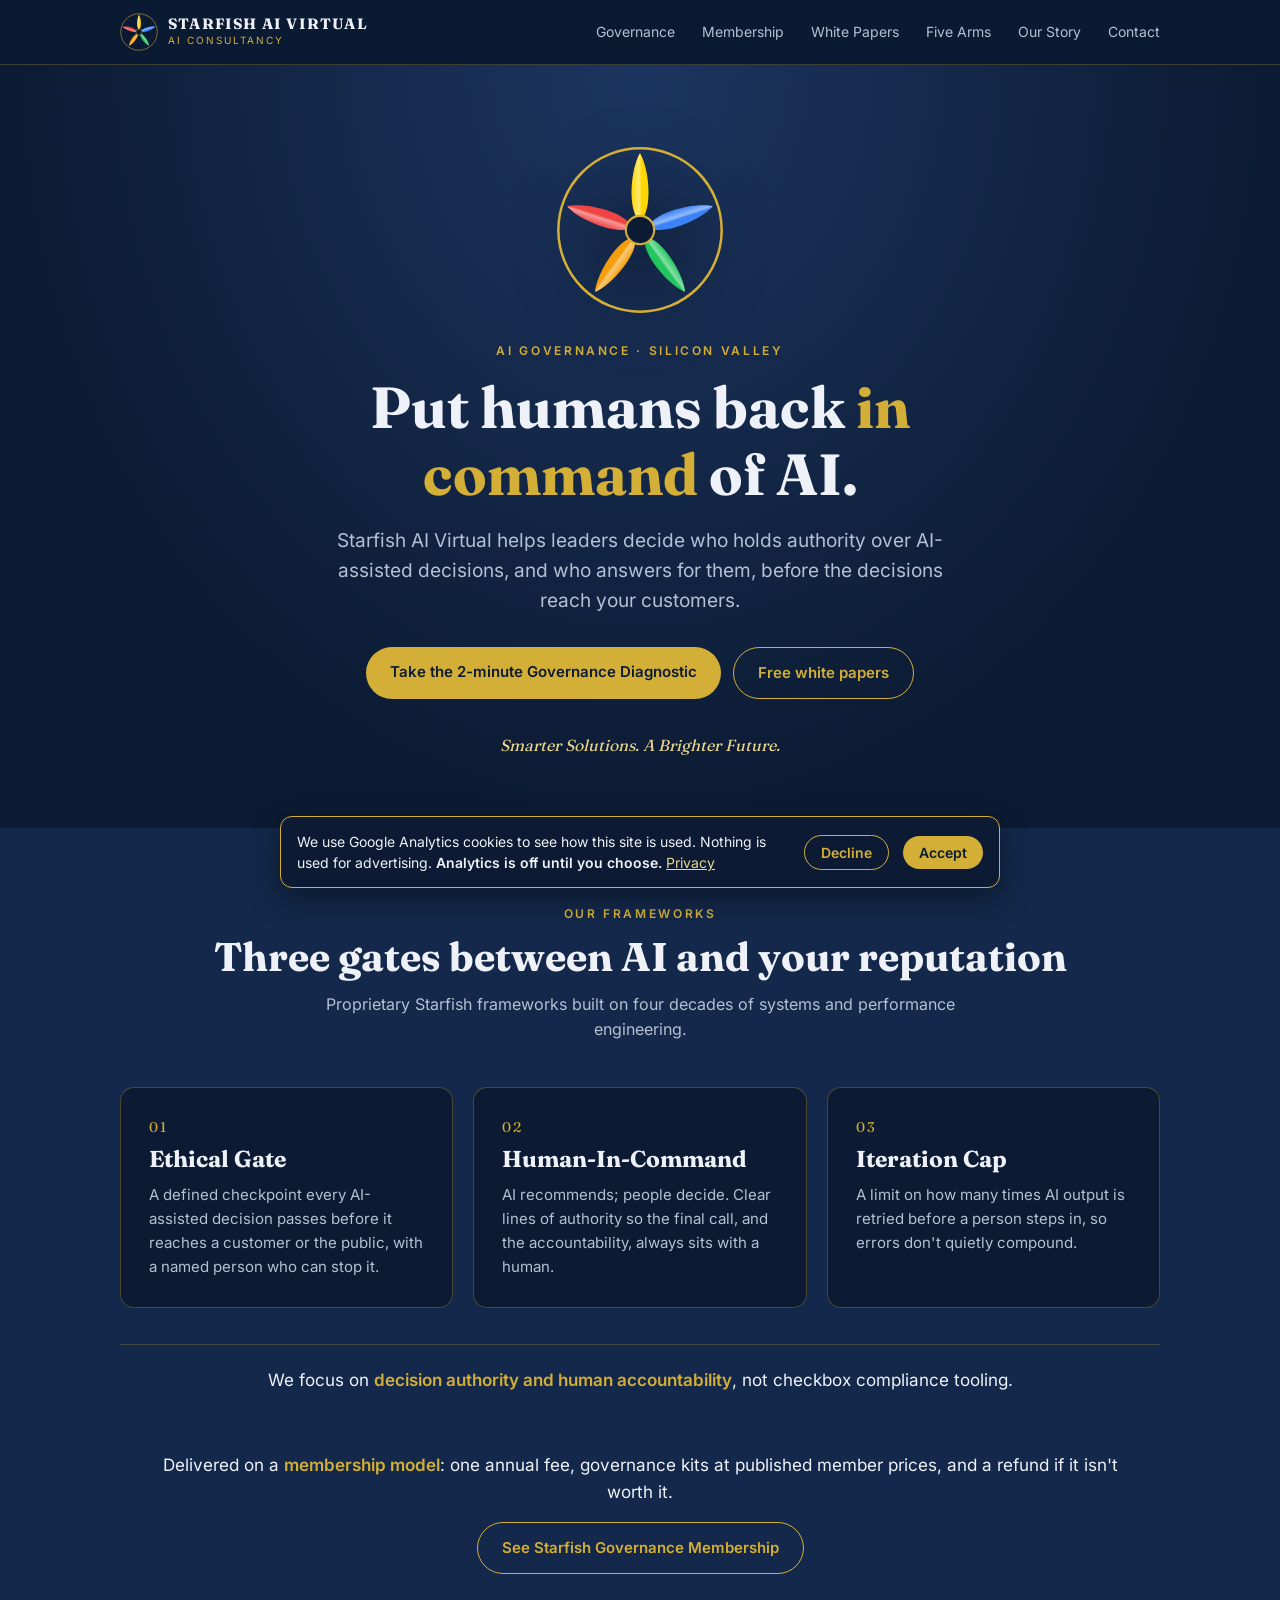
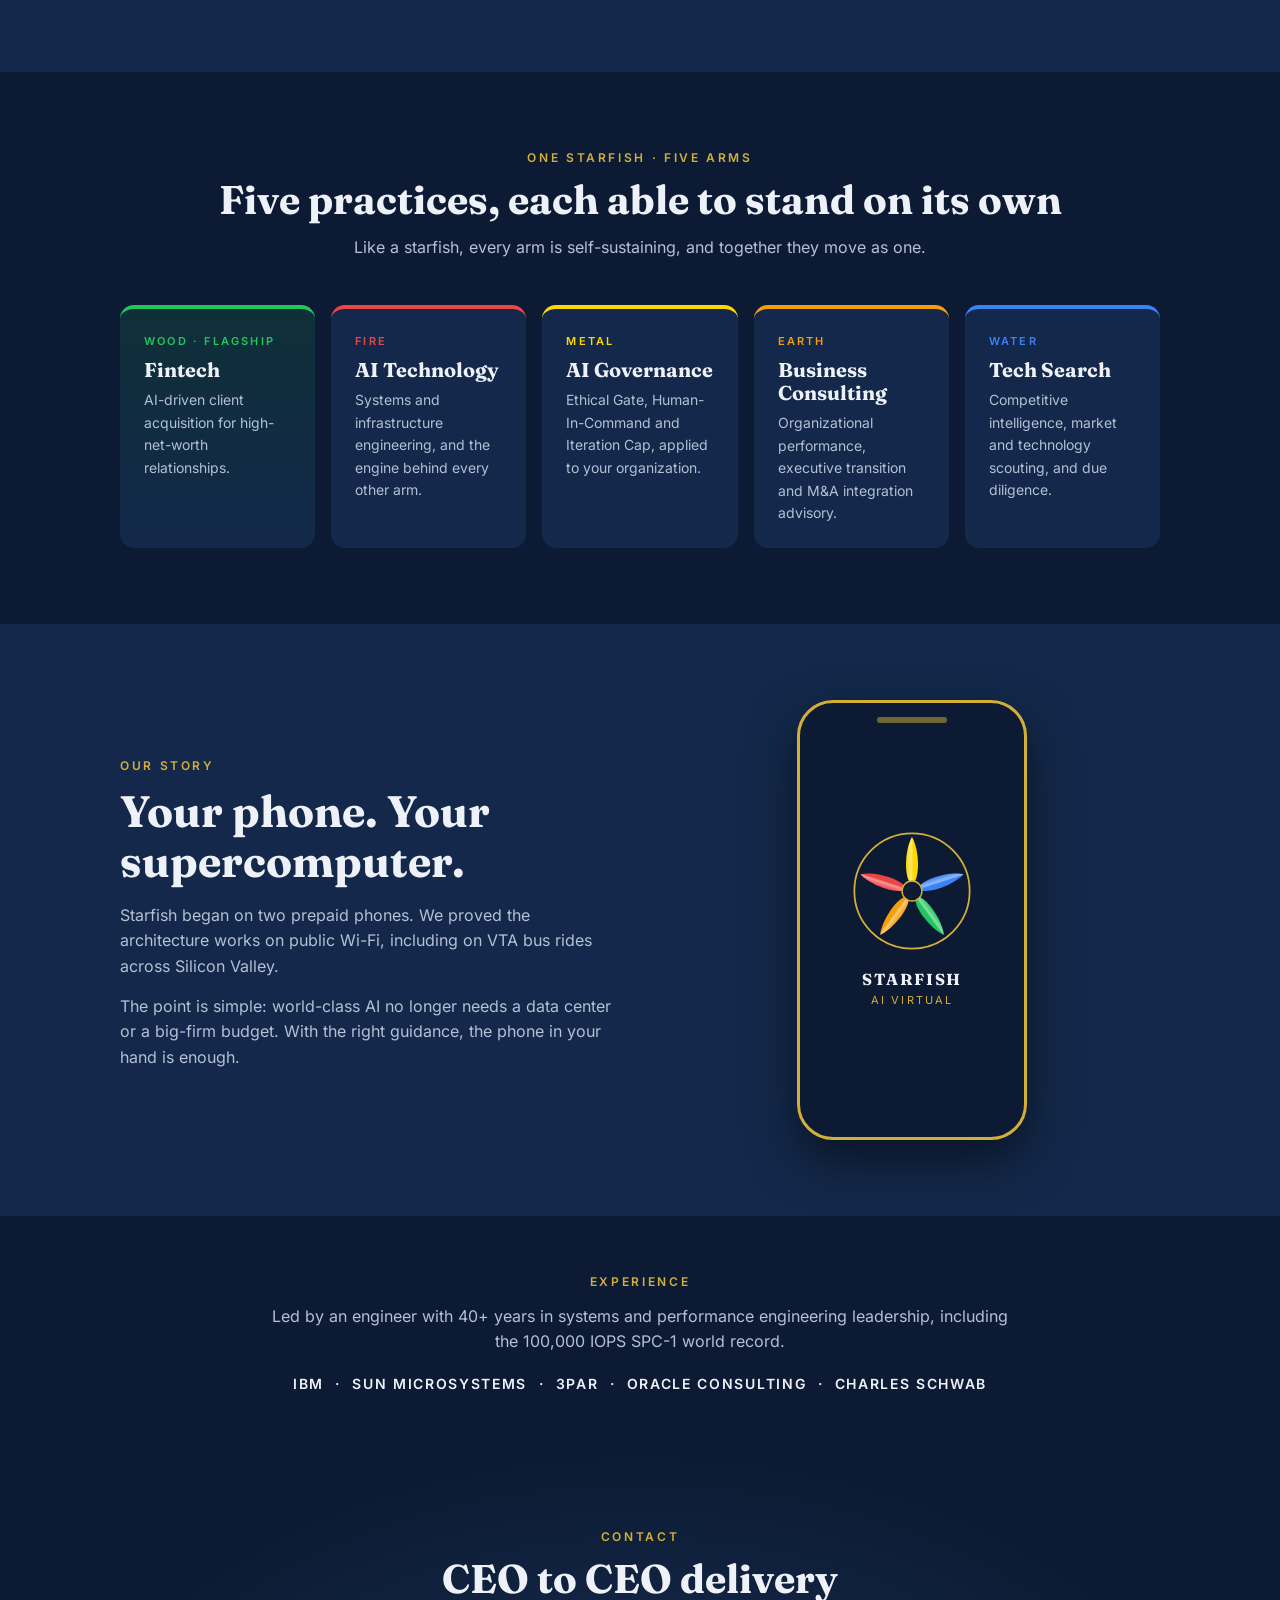
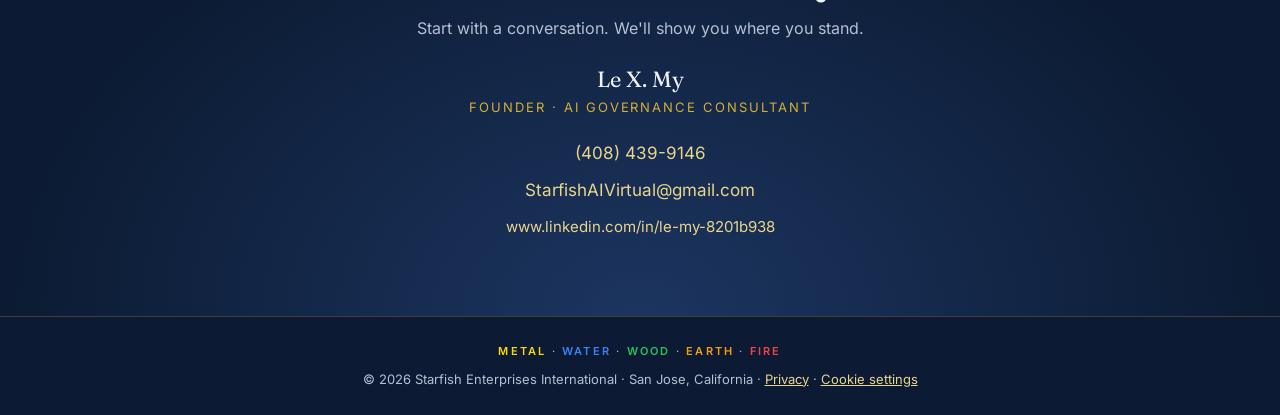
<file: index.html>
<!doctype html>
<html lang="en">
<head>
<meta charset="utf-8">
<meta name="viewport" content="width=device-width, initial-scale=1">
<!-- Google Analytics with cookie choice: see analytics.js -->
<script src="analytics.js" defer></script>
<title>Starfish AI Virtual</title>
<meta name="description" content="Starfish AI Virtual — AI governance consultancy in Silicon Valley. Ethical Gate, Human-In-Command and Iteration Cap: frameworks that keep humans in command of AI decisions.">
<link rel="preload" href="fonts/fraunces-latin-opsz-normal.woff2" as="font" type="font/woff2" crossorigin>
<link rel="preload" href="fonts/inter-latin-400-normal.woff2" as="font" type="font/woff2" crossorigin>
<link rel="stylesheet" href="fonts/fonts.css">
<style>
:root{
  --navy:#0C1B33; --navy2:#13284a; --navy3:#1c3560;
  --gold:#D4AF37; --gold-soft:#e9d58c;
  --ink:#eef2f8; --muted:#b4c0d3;
  --wood:#22C55E; --fire:#EF4444; --earth:#F59E0B; --metal:#FFD700; --water:#3B82F6;
}
*{box-sizing:border-box;margin:0;padding:0}
html{scroll-behavior:smooth}
body{background:var(--navy);color:var(--ink);font-family:Inter,system-ui,sans-serif;line-height:1.6;-webkit-font-smoothing:antialiased}
a{color:var(--gold-soft)}
.wrap{max-width:1080px;margin:0 auto;padding:0 20px}
h1,h2,h3{font-family:Fraunces,Georgia,serif;line-height:1.15;font-weight:700}

/* header */
header{position:sticky;top:0;z-index:10;background:rgba(12,27,51,.92);backdrop-filter:blur(8px);border-bottom:1px solid rgba(212,175,55,.25)}
.bar{display:flex;align-items:center;justify-content:space-between;height:64px}
.brand{display:flex;align-items:center;gap:10px;text-decoration:none;color:var(--ink)}
.brand svg{width:38px;height:38px}
.brand b{font-family:Fraunces,serif;letter-spacing:.08em;font-size:15px;display:block;line-height:1.1}
.brand small{color:var(--gold);font-size:10px;letter-spacing:.2em;display:block}
nav a{color:var(--muted);text-decoration:none;font-size:14px;margin-left:22px}
nav a:hover{color:var(--gold)}
@media(max-width:640px){nav{display:none}}

/* hero */
.hero{padding:80px 0 70px;text-align:center;background:radial-gradient(ellipse at top,var(--navy3),var(--navy) 70%)}
.hero .emblem{width:170px;height:170px;margin:0 auto 26px;display:block;filter:drop-shadow(0 10px 30px rgba(0,0,0,.45))}
.eyebrow{color:var(--gold);letter-spacing:.22em;font-size:12px;font-weight:600;text-transform:uppercase}
.hero h1{font-size:clamp(34px,6vw,58px);margin:14px auto 18px;max-width:820px}
.hero h1 em{font-style:normal;color:var(--gold)}
.hero p.lead{color:var(--muted);font-size:clamp(16px,2.2vw,19px);max-width:640px;margin:0 auto 30px}
.btns{display:flex;gap:12px;justify-content:center;flex-wrap:wrap}
.btn{display:inline-block;padding:13px 24px;border-radius:999px;font-weight:600;font-size:15px;text-decoration:none;transition:transform .15s}
.btn:hover{transform:translateY(-2px)}
.btn.primary{background:var(--gold);color:var(--navy)}
.btn.ghost{border:1px solid var(--gold);color:var(--gold)}
.tag{margin-top:34px;font-family:Fraunces,serif;font-style:italic;color:var(--gold-soft)}

section{padding:76px 0}
.sec-head{text-align:center;margin-bottom:44px}
.sec-head h2{font-size:clamp(28px,4.4vw,40px);margin-top:10px}
.sec-head p{color:var(--muted);max-width:640px;margin:12px auto 0}

/* frameworks */
.gov{background:var(--navy2)}
.cards{display:grid;grid-template-columns:repeat(auto-fit,minmax(250px,1fr));gap:20px}
.card{background:var(--navy);border:1px solid rgba(212,175,55,.3);border-radius:14px;padding:28px}
.card .n{color:var(--gold);font-family:Fraunces,serif;font-size:14px;letter-spacing:.15em}
.card h3{font-size:23px;margin:8px 0 10px}
.card p{color:var(--muted);font-size:15px}
.diff{margin-top:36px;text-align:center;padding:22px;border-top:1px solid rgba(212,175,55,.25);color:var(--ink);font-size:17px}
.diff b{color:var(--gold)}

/* arms */
.arms{display:grid;grid-template-columns:repeat(auto-fit,minmax(190px,1fr));gap:16px}
.arm{background:var(--navy2);border-radius:14px;padding:24px;border-top:4px solid var(--c)}
.arm .el{font-size:11px;letter-spacing:.2em;text-transform:uppercase;color:var(--c);font-weight:600}
.arm h3{font-size:20px;margin:8px 0}
.arm p{color:var(--muted);font-size:14px}
.arm.flag{background:linear-gradient(180deg,rgba(34,197,94,.12),var(--navy2))}

/* phone story */
.phone{background:var(--navy2)}
.split{display:grid;grid-template-columns:1fr 1fr;gap:48px;align-items:center}
@media(max-width:760px){.split{grid-template-columns:1fr}}
.split h2{font-size:clamp(30px,4.6vw,44px);margin:10px 0 16px}
.split p{color:var(--muted);margin-bottom:14px}
.mock{margin:0 auto;width:230px;height:440px;border-radius:36px;border:3px solid var(--gold);background:var(--navy);position:relative;display:flex;flex-direction:column;align-items:center;justify-content:center;box-shadow:0 20px 50px rgba(0,0,0,.5)}
.mock:before{content:"";position:absolute;top:14px;width:70px;height:6px;border-radius:6px;background:rgba(212,175,55,.5)}
.mock svg{width:120px;height:120px}
.mock b{font-family:Fraunces,serif;margin-top:16px;letter-spacing:.1em}
.mock small{color:var(--gold);font-size:11px;letter-spacing:.2em}

/* credibility */
.cred{text-align:center;padding:56px 0}
.cred p{color:var(--muted);max-width:760px;margin:0 auto}
.cred .logos{margin-top:18px;color:var(--ink);letter-spacing:.12em;font-size:14px;font-weight:600}

/* contact */
.contact{text-align:center;background:radial-gradient(ellipse at bottom,var(--navy3),var(--navy) 70%)}
.contact h2{font-size:clamp(28px,4.4vw,40px);margin:10px 0 14px}
.contact .who{font-family:Fraunces,serif;font-size:22px;margin-top:20px}
.contact .role{color:var(--gold);font-size:13px;letter-spacing:.15em;text-transform:uppercase}
.contact ul{list-style:none;margin-top:22px;display:grid;gap:10px}
.contact li a{text-decoration:none;font-size:17px}
.contact li.li a{white-space:nowrap;font-size:15px}
footer{border-top:1px solid rgba(212,175,55,.25);padding:26px 0;text-align:center;color:var(--muted);font-size:13px}
footer .els{letter-spacing:.2em;font-size:11px;margin-bottom:8px}
footer .els span{font-weight:600}
</style>
</head>
<body>

<svg width="0" height="0" style="position:absolute">
  <defs>
    <path id="arm" d="M0,-10 C16,-24 11,-74 0,-92 C-11,-74 -16,-24 0,-10Z"/>
    <linearGradient id="shine" x1="0" x2="1">
      <stop offset="0" stop-color="#fff" stop-opacity="0"/>
      <stop offset=".45" stop-color="#fff" stop-opacity=".45"/>
      <stop offset=".6" stop-color="#fff" stop-opacity="0"/>
    </linearGradient>
    <g id="star">
      <circle r="98" fill="none" stroke="#D4AF37" stroke-width="3"/>
      <g transform="rotate(0)"><use href="#arm" fill="#FFD700"/><use href="#arm" fill="url(#shine)"/></g>
      <g transform="rotate(72)"><use href="#arm" fill="#3B82F6"/><use href="#arm" fill="url(#shine)"/></g>
      <g transform="rotate(144)"><use href="#arm" fill="#22C55E"/><use href="#arm" fill="url(#shine)"/></g>
      <g transform="rotate(216)"><use href="#arm" fill="#F59E0B"/><use href="#arm" fill="url(#shine)"/></g>
      <g transform="rotate(288)"><use href="#arm" fill="#EF4444"/><use href="#arm" fill="url(#shine)"/></g>
      <circle r="17" fill="#0C1B33" stroke="#D4AF37" stroke-width="2.5"/>
    </g>
  </defs>
</svg>

<header>
  <div class="wrap bar">
    <a class="brand" href="#top">
      <svg viewBox="-102 -102 204 204" aria-hidden="true"><use href="#star"/></svg>
      <span><b>STARFISH AI VIRTUAL</b><small>AI CONSULTANCY</small></span>
    </a>
    <nav>
      <a href="#governance">Governance</a>
      <a href="governance-membership.html">Membership</a>
      <a href="whitepapers.html">White Papers</a>
      <a href="#arms">Five Arms</a>
      <a href="#phone">Our Story</a>
      <a href="#contact">Contact</a>
    </nav>
  </div>
</header>

<main id="top">

<section class="hero">
  <div class="wrap">
    <svg class="emblem" viewBox="-102 -102 204 204" role="img" aria-label="Starfish AI Virtual emblem"><use href="#star"/></svg>
    <div class="eyebrow">AI Governance &middot; Silicon Valley</div>
    <h1>Put humans back <em>in command</em> of AI.</h1>
    <p class="lead">Starfish AI Virtual helps leaders decide who holds authority over AI-assisted decisions, and who answers for them, before the decisions reach your customers.</p>
    <div class="btns">
      <a class="btn primary" data-track="diagnostic_start_click" data-label="home_hero" href="Starfish_Governance_Diagnostic.html">Take the 2-minute Governance Diagnostic</a>
      <a class="btn ghost" data-track="whitepapers_page_click" data-label="home_hero" href="whitepapers.html">Free white papers</a>
    </div>
    <p class="tag">Smarter Solutions. A Brighter Future.</p>
  </div>
</section>

<section class="gov" id="governance">
  <div class="wrap">
    <div class="sec-head">
      <div class="eyebrow">Our Frameworks</div>
      <h2>Three gates between AI and your reputation</h2>
      <p>Proprietary Starfish frameworks built on four decades of systems and performance engineering.</p>
    </div>
    <div class="cards">
      <div class="card">
        <div class="n">01</div>
        <h3>Ethical Gate</h3>
        <p>A defined checkpoint every AI-assisted decision passes before it reaches a customer or the public, with a named person who can stop it.</p>
      </div>
      <div class="card">
        <div class="n">02</div>
        <h3>Human-In-Command</h3>
        <p>AI recommends; people decide. Clear lines of authority so the final call, and the accountability, always sits with a human.</p>
      </div>
      <div class="card">
        <div class="n">03</div>
        <h3>Iteration Cap</h3>
        <p>A limit on how many times AI output is retried before a person steps in, so errors don't quietly compound.</p>
      </div>
    </div>
    <p class="diff">We focus on <b>decision authority and human accountability</b>, not checkbox compliance tooling.</p>
    <p class="diff" style="border-top:0;padding-top:0">Delivered on a <b>membership model</b>: one annual fee, governance kits at published member prices, and a refund if it isn't worth it.<br><a class="btn ghost" style="margin-top:16px" data-track="membership_page_click" data-label="home_frameworks" href="governance-membership.html">See Starfish Governance Membership</a></p>
  </div>
</section>

<section id="arms">
  <div class="wrap">
    <div class="sec-head">
      <div class="eyebrow">One Starfish &middot; Five Arms</div>
      <h2>Five practices, each able to stand on its own</h2>
      <p>Like a starfish, every arm is self-sustaining, and together they move as one.</p>
    </div>
    <div class="arms">
      <div class="arm flag" style="--c:var(--wood)">
        <div class="el">Wood &middot; Flagship</div>
        <h3>Fintech</h3>
        <p>AI-driven client acquisition for high-net-worth relationships.</p>
      </div>
      <div class="arm" style="--c:var(--fire)">
        <div class="el">Fire</div>
        <h3>AI Technology</h3>
        <p>Systems and infrastructure engineering, and the engine behind every other arm.</p>
      </div>
      <div class="arm" style="--c:var(--metal)">
        <div class="el">Metal</div>
        <h3>AI Governance</h3>
        <p>Ethical Gate, Human-In-Command and Iteration Cap, applied to your organization.</p>
      </div>
      <div class="arm" style="--c:var(--earth)">
        <div class="el">Earth</div>
        <h3>Business Consulting</h3>
        <p>Organizational performance, executive transition and M&amp;A integration advisory.</p>
      </div>
      <div class="arm" style="--c:var(--water)">
        <div class="el">Water</div>
        <h3>Tech Search</h3>
        <p>Competitive intelligence, market and technology scouting, and due diligence.</p>
      </div>
    </div>
  </div>
</section>

<section class="phone" id="phone">
  <div class="wrap split">
    <div>
      <div class="eyebrow">Our Story</div>
      <h2>Your phone. Your supercomputer.</h2>
      <p>Starfish began on two prepaid phones. We proved the architecture works on public Wi-Fi, including on VTA bus rides across Silicon Valley.</p>
      <p>The point is simple: world-class AI no longer needs a data center or a big-firm budget. With the right guidance, the phone in your hand is enough.</p>
    </div>
    <div class="mock" aria-hidden="true">
      <svg viewBox="-102 -102 204 204"><use href="#star"/></svg>
      <b>STARFISH</b>
      <small>AI VIRTUAL</small>
    </div>
  </div>
</section>

<section class="cred">
  <div class="wrap">
    <div class="eyebrow">Experience</div>
    <p style="margin-top:12px">Led by an engineer with 40+ years in systems and performance engineering leadership, including the 100,000 IOPS SPC-1 world record.</p>
    <div class="logos">IBM &nbsp;&middot;&nbsp; SUN MICROSYSTEMS &nbsp;&middot;&nbsp; 3PAR &nbsp;&middot;&nbsp; ORACLE CONSULTING &nbsp;&middot;&nbsp; CHARLES SCHWAB</div>
  </div>
</section>

<section class="contact" id="contact">
  <div class="wrap">
    <div class="eyebrow">Contact</div>
    <h2>CEO to CEO delivery</h2>
    <p style="color:var(--muted)">Start with a conversation. We'll show you where you stand.</p>
    <div class="who">Le X. My</div>
    <div class="role">Founder &middot; AI Governance Consultant</div>
    <ul>
      <li><a data-track="contact_click" data-label="phone" href="tel:+14084399146">(408) 439-9146</a></li>
      <li><a data-track="contact_click" data-label="email" href="mailto:StarfishAIVirtual@gmail.com">StarfishAIVirtual@gmail.com</a></li>
      <li class="li"><a data-track="contact_click" data-label="linkedin" href="https://www.linkedin.com/in/le-my-8201b938" target="_blank" rel="noopener">www.linkedin.com/in/le-my-8201b938</a></li>
    </ul>
  </div>
</section>

</main>

<footer>
  <div class="wrap">
    <div class="els"><span style="color:var(--metal)">METAL</span> &middot; <span style="color:var(--water)">WATER</span> &middot; <span style="color:var(--wood)">WOOD</span> &middot; <span style="color:var(--earth)">EARTH</span> &middot; <span style="color:var(--fire)">FIRE</span></div>
    &copy; <span id="y">2026</span> Starfish Enterprises International &middot; San Jose, California &middot; <a href="privacy.html">Privacy</a><span data-cookie-settings-wrap hidden> &middot; <a href="#" data-cookie-settings>Cookie settings</a></span>
  </div>
</footer>
<script>try{document.getElementById('y').textContent=new Date().getFullYear()}catch(e){}</script>
</body>
</html>
</file>
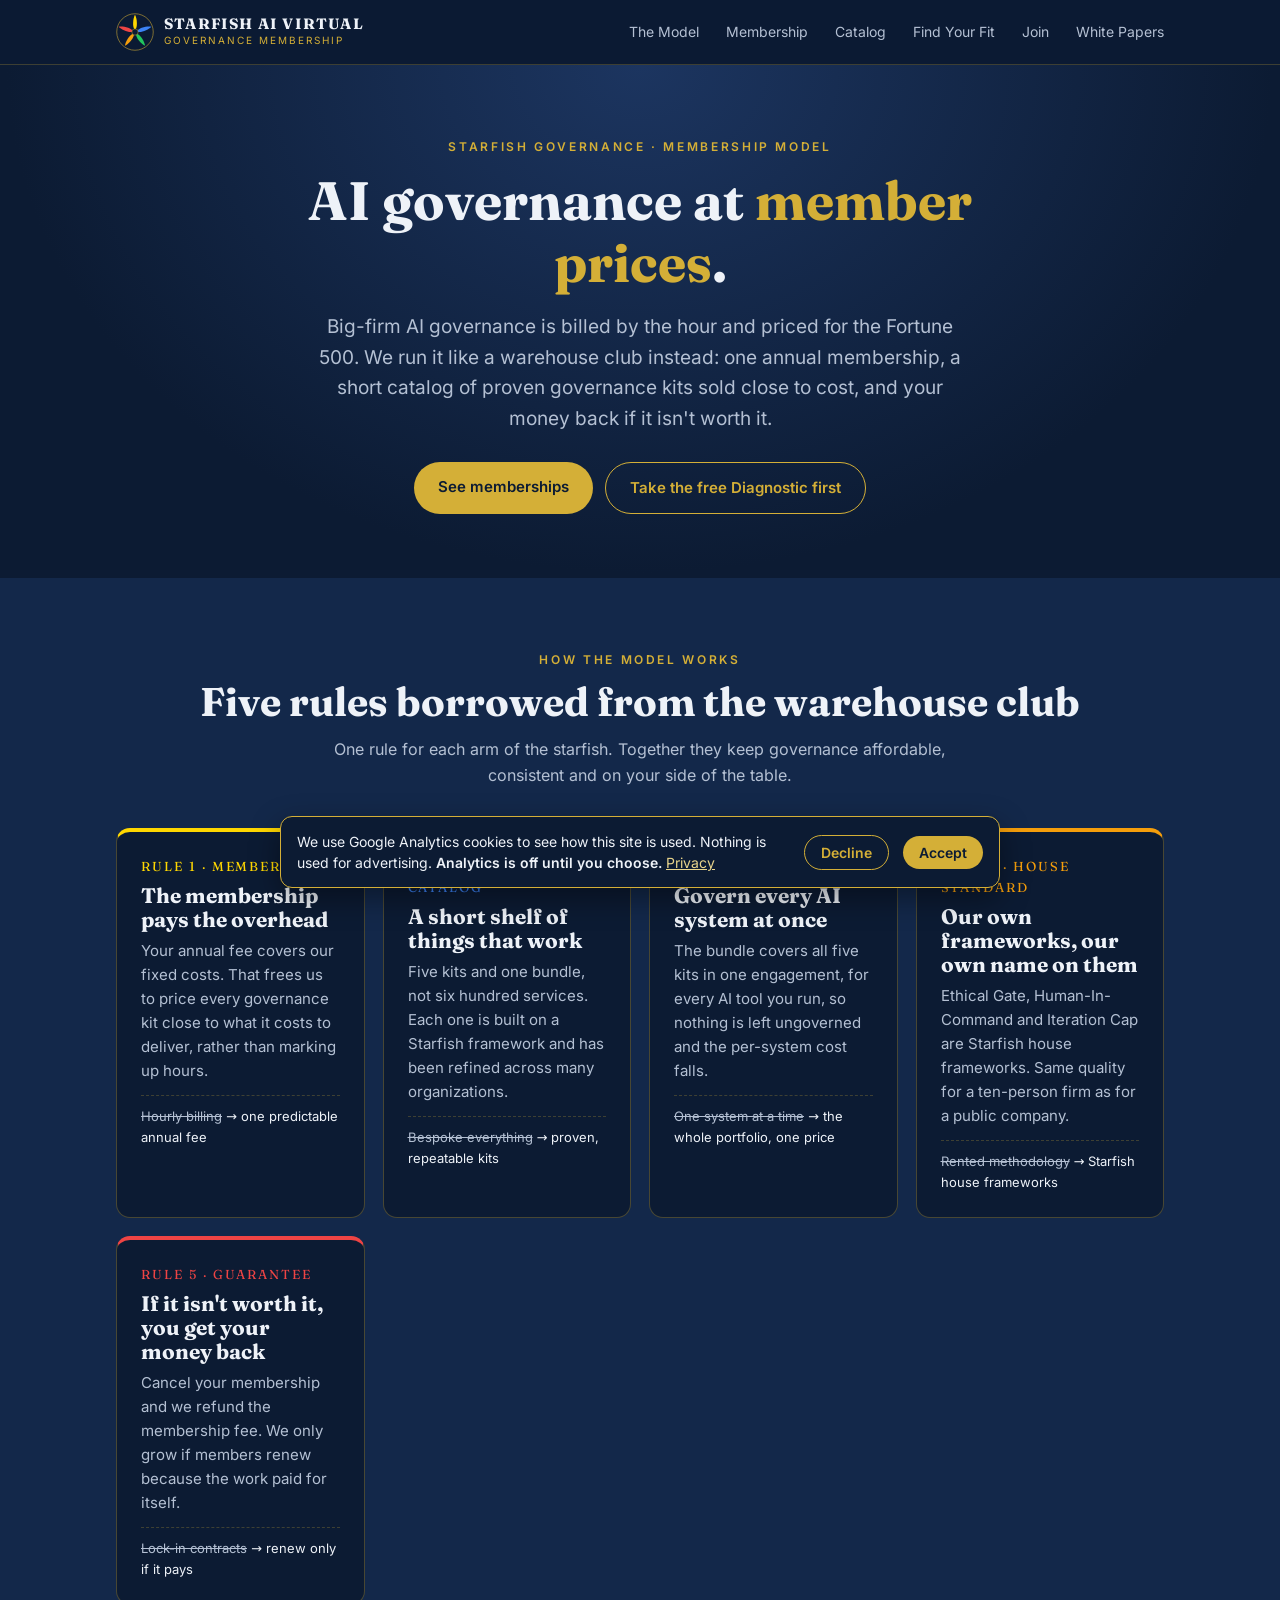
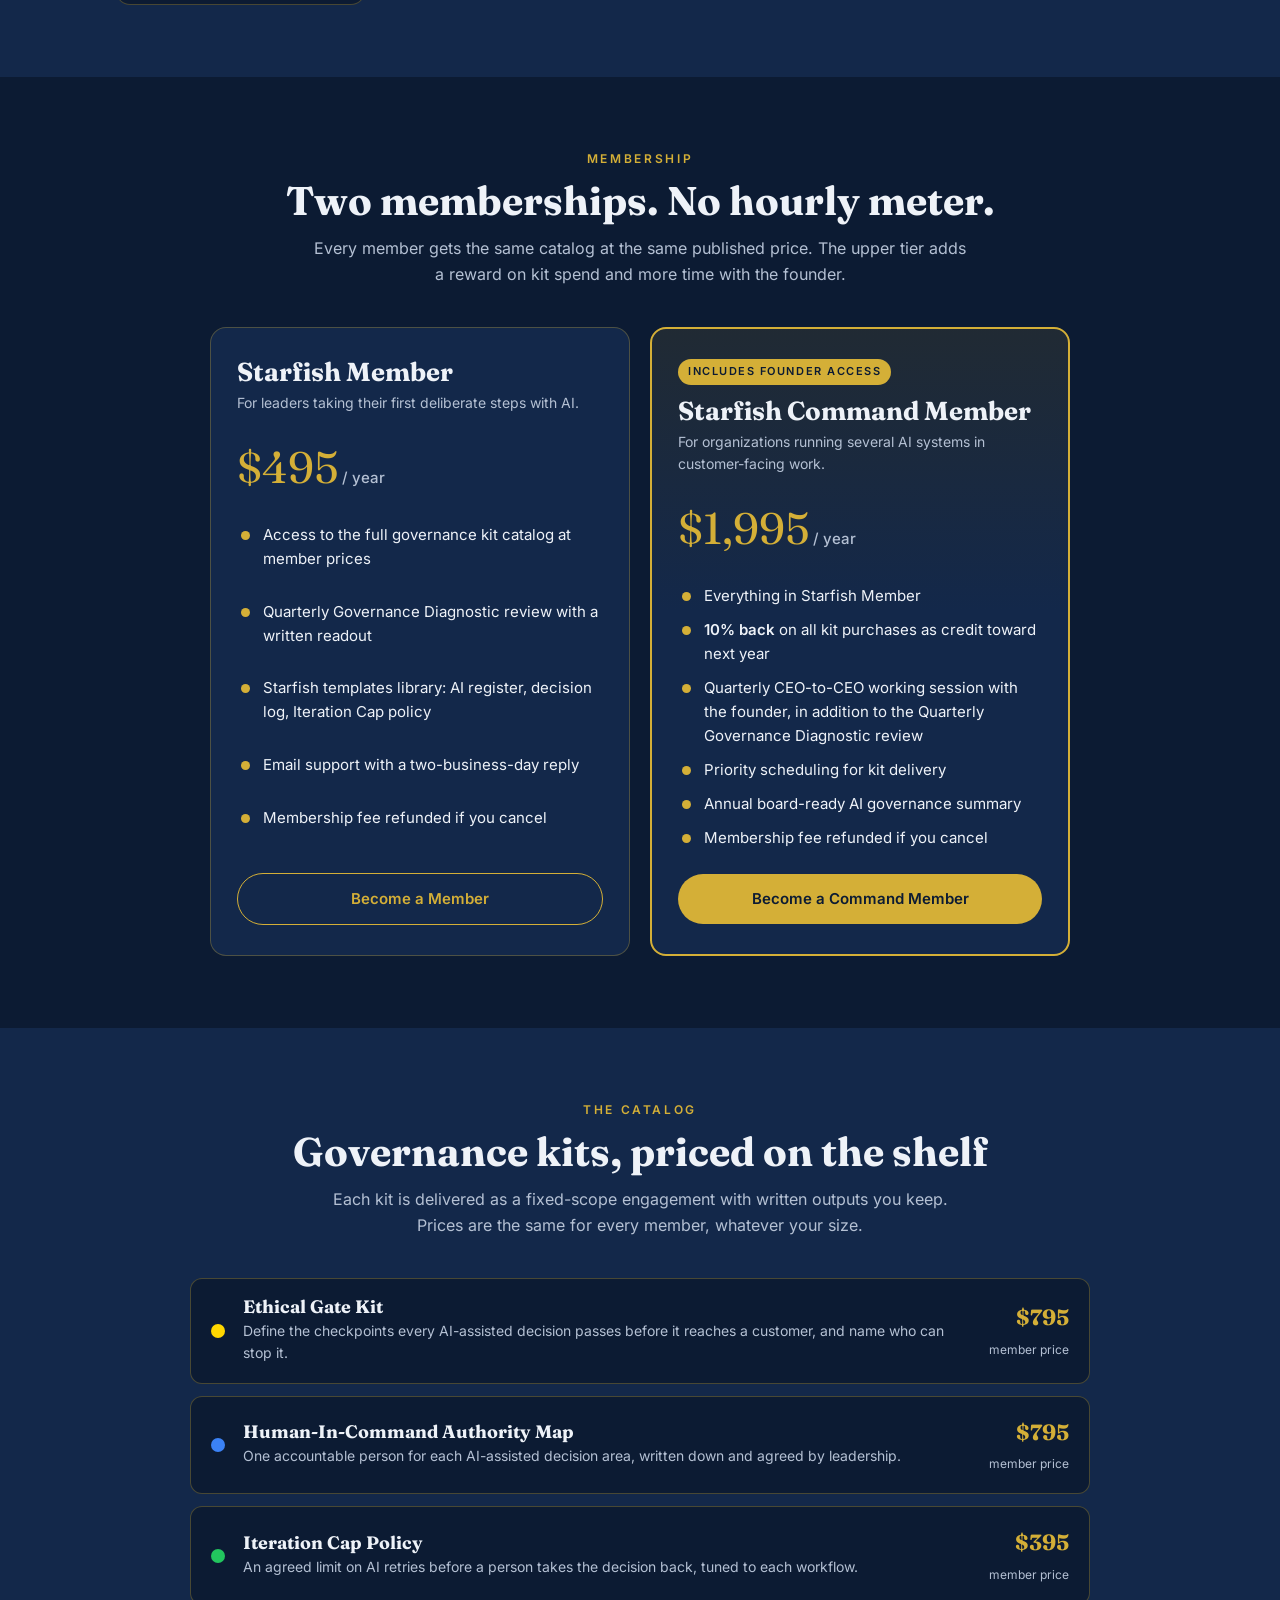
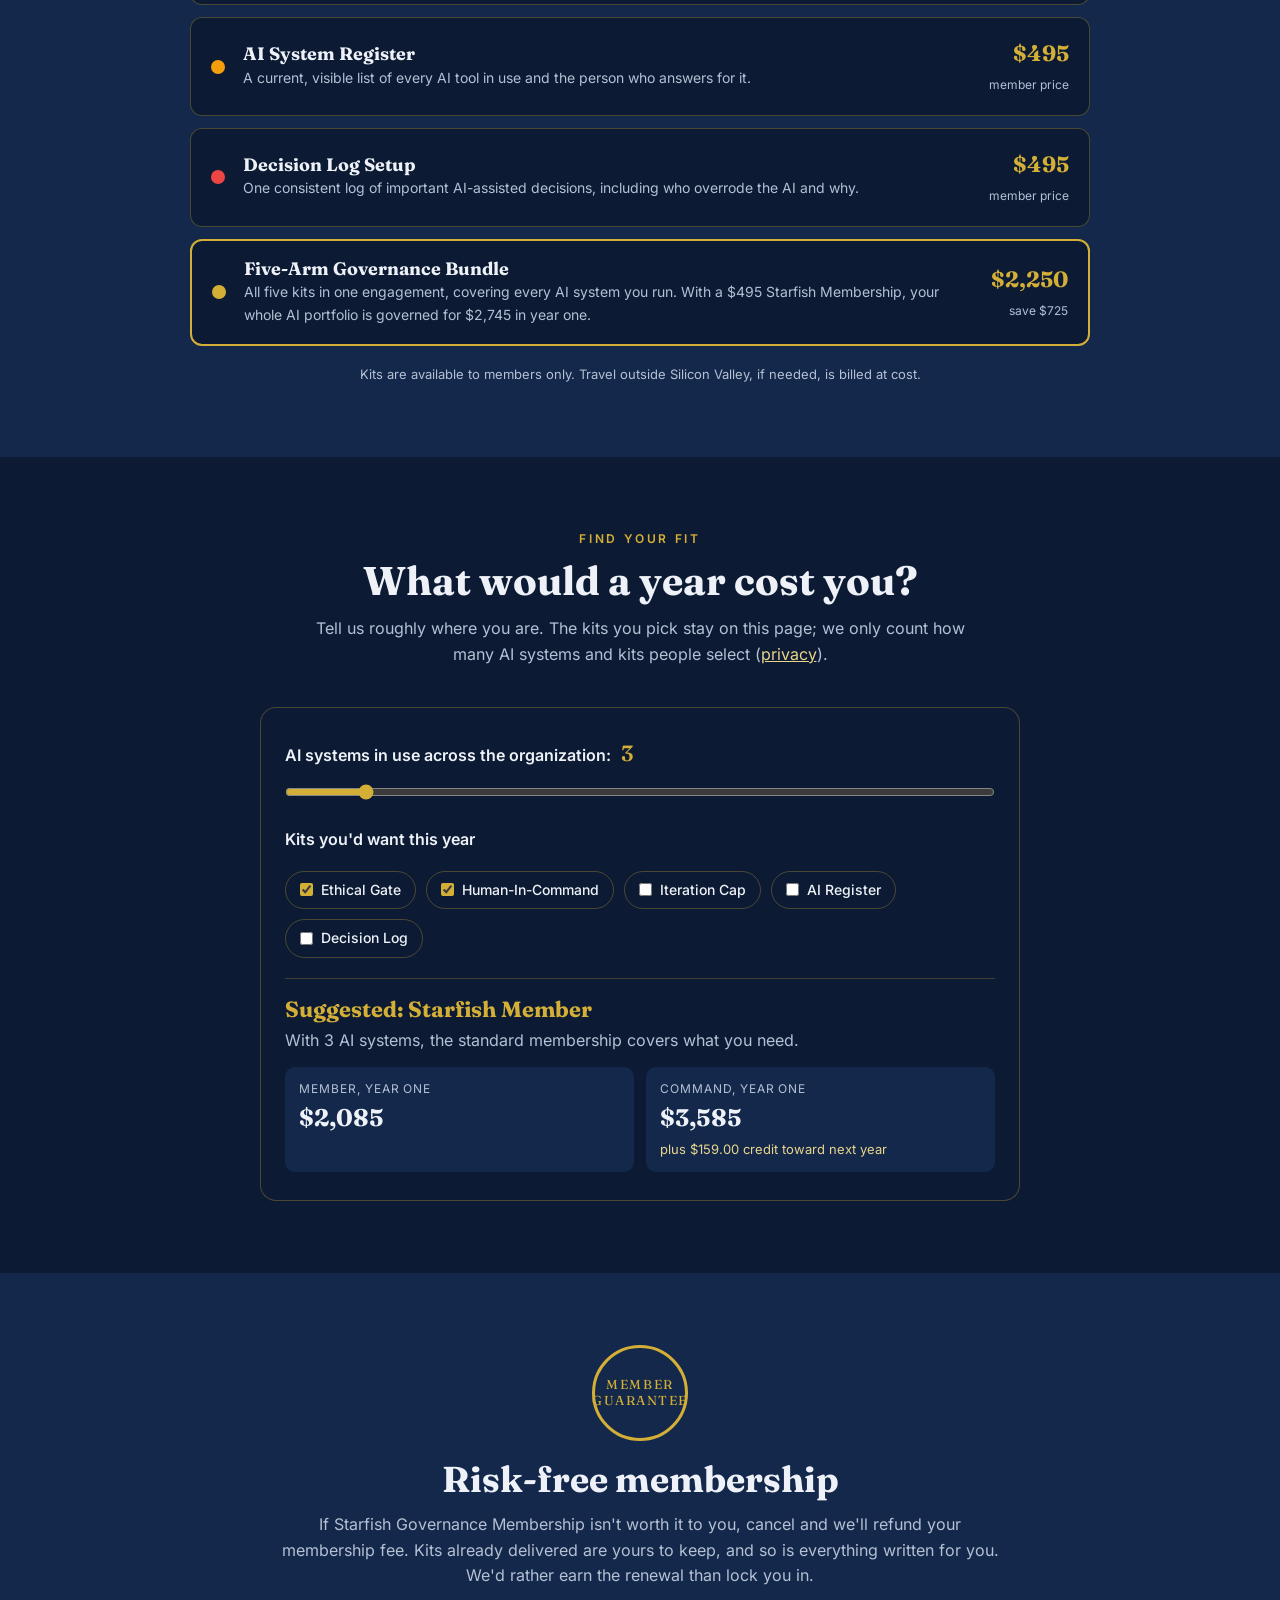
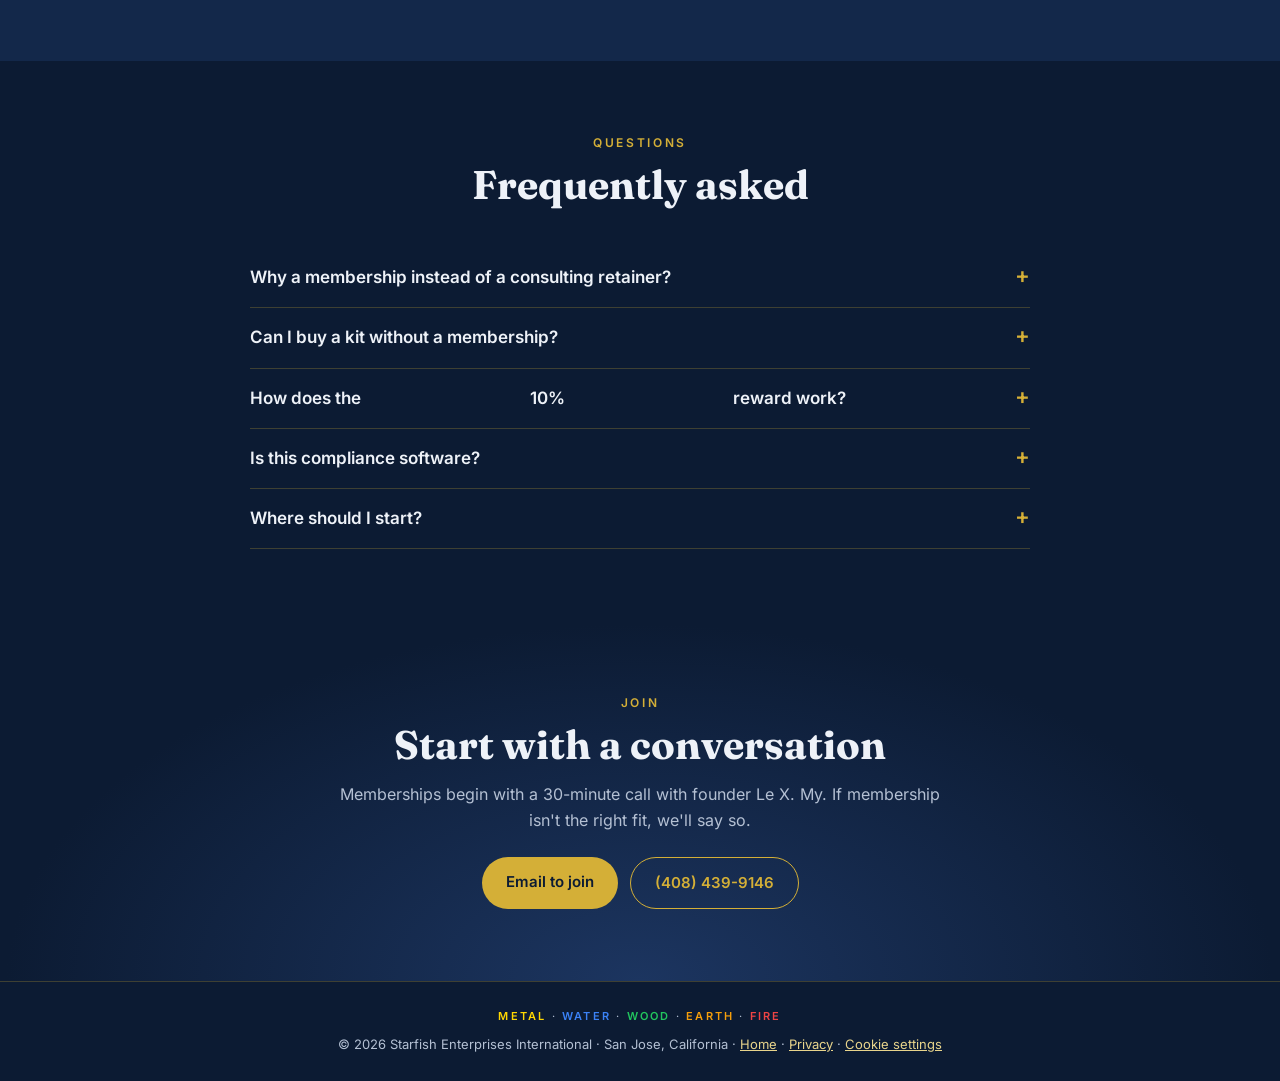
<file: governance-membership.html>
<!doctype html>
<html lang="en">
<head>
<meta charset="utf-8">
<meta name="viewport" content="width=device-width, initial-scale=1">
<!-- Google Analytics with cookie choice: see analytics.js -->
<script src="analytics.js" defer></script>
<title>Starfish Governance Membership</title>
<meta name="description" content="Starfish Governance Membership: AI governance on a membership model. One annual fee, a short catalog of governance kits at published near-cost prices, and a refund if it isn't worth it.">
<link rel="preload" href="fonts/fraunces-latin-opsz-normal.woff2" as="font" type="font/woff2" crossorigin>
<link rel="preload" href="fonts/inter-latin-400-normal.woff2" as="font" type="font/woff2" crossorigin>
<link rel="stylesheet" href="fonts/fonts.css">
<style>
:root{
  --navy:#0C1B33; --navy2:#13284a; --navy3:#1c3560;
  --gold:#D4AF37; --gold-soft:#e9d58c;
  --ink:#eef2f8; --muted:#b4c0d3; --line:rgba(212,175,55,.3);
  --wood:#22C55E; --fire:#EF4444; --earth:#F59E0B; --metal:#FFD700; --water:#3B82F6;
}
*{box-sizing:border-box;margin:0;padding:0}
[hidden]{display:none!important}
html{scroll-behavior:smooth}
body{background:var(--navy);color:var(--ink);font-family:Inter,system-ui,sans-serif;line-height:1.6;-webkit-font-smoothing:antialiased}
a{color:var(--gold-soft)}
.wrap{max-width:1080px;margin:0 auto;padding:0 16px}
h1,h2,h3{font-family:Fraunces,Georgia,serif;line-height:1.15;font-weight:700}

header{position:sticky;top:0;z-index:10;background:rgba(12,27,51,.92);backdrop-filter:blur(8px);border-bottom:1px solid rgba(212,175,55,.25)}
.bar{display:flex;align-items:center;justify-content:space-between;height:64px}
.brand{display:flex;align-items:center;gap:10px;text-decoration:none;color:var(--ink)}
.brand svg{width:38px;height:38px}
.brand b{font-family:Fraunces,serif;letter-spacing:.08em;font-size:15px;display:block;line-height:1.1}
.brand small{color:var(--gold);font-size:10px;letter-spacing:.2em;display:block}
nav a{color:var(--muted);text-decoration:none;font-size:14px;margin-left:22px}
nav a:hover{color:var(--gold)}
@media(max-width:700px){nav{display:none}}

.hero{padding:72px 0 64px;text-align:center;background:radial-gradient(ellipse at top,var(--navy3),var(--navy) 70%)}
.eyebrow{color:var(--gold);letter-spacing:.22em;font-size:12px;font-weight:600;text-transform:uppercase}
.hero h1{font-size:clamp(32px,6vw,54px);margin:14px auto 18px;max-width:820px}
.hero h1 em{font-style:normal;color:var(--gold)}
.lead{color:var(--muted);font-size:clamp(16px,2.2vw,19px);max-width:660px;margin:0 auto 28px}
.btns{display:flex;gap:12px;justify-content:center;flex-wrap:wrap}
.btn{display:inline-block;padding:13px 24px;border-radius:999px;font-weight:600;font-size:15px;text-decoration:none;transition:transform .15s;border:0;cursor:pointer;font-family:inherit}
.btn:hover{transform:translateY(-2px)}
.btn.primary{background:var(--gold);color:var(--navy)}
.btn.ghost{border:1px solid var(--gold);color:var(--gold);background:none}

section{padding:72px 0}
.alt{background:var(--navy2)}
.sec-head{text-align:center;margin-bottom:40px}
.sec-head h2{font-size:clamp(28px,4.4vw,40px);margin-top:10px}
.sec-head p{color:var(--muted);max-width:660px;margin:12px auto 0}

/* principles */
.principles{display:grid;grid-template-columns:repeat(auto-fit,minmax(240px,1fr));gap:18px}
.pr{background:var(--navy);border:1px solid var(--line);border-radius:14px;padding:24px;border-top:4px solid var(--c)}
.pr .n{color:var(--c);font-family:Fraunces,serif;font-size:13px;letter-spacing:.15em;text-transform:uppercase}
.pr h3{font-size:21px;margin:6px 0 8px}
.pr p{color:var(--muted);font-size:15px}
.pr .vs{margin-top:12px;font-size:13px;color:var(--ink);border-top:1px dashed rgba(212,175,55,.25);padding-top:10px}
.pr .vs s{color:var(--muted)}

/* tiers */
.tiers{display:grid;grid-template-columns:repeat(auto-fit,minmax(280px,1fr));gap:20px;max-width:860px;margin:0 auto}
.tier{background:var(--navy2);border:1px solid var(--line);border-radius:16px;padding:30px 26px;display:flex;flex-direction:column}
.tier.featured{border:2px solid var(--gold);background:linear-gradient(180deg,rgba(212,175,55,.10),var(--navy2) 45%)}
.tier .badge{align-self:flex-start;background:var(--gold);color:var(--navy);font-size:11px;font-weight:700;letter-spacing:.14em;text-transform:uppercase;padding:4px 10px;border-radius:999px;margin-bottom:12px}
.tier h3{font-size:26px}
.tier .for{color:var(--muted);font-size:14px;margin-top:4px}
.price{font-family:Fraunces,serif;font-size:44px;margin:18px 0 2px;color:var(--gold)}
.price small{font-family:Inter,sans-serif;font-size:15px;color:var(--muted);font-weight:500}
.tier ul{list-style:none;margin:18px 0 24px;display:grid;gap:10px;flex:1}
.tier li{padding-left:26px;position:relative;font-size:15px}
.tier li:before{content:"";position:absolute;left:4px;top:8px;width:9px;height:9px;border-radius:50%;background:var(--gold)}
.tier .btn{text-align:center}

/* catalog */
.catalog{display:grid;gap:12px;max-width:900px;margin:0 auto}
.item{display:grid;grid-template-columns:auto 1fr auto;gap:18px;align-items:center;background:var(--navy);border:1px solid var(--line);border-radius:12px;padding:18px 20px}
.item .dot{width:14px;height:14px;border-radius:50%;background:var(--c)}
.item h3{font-size:18px}
.item p{color:var(--muted);font-size:14px;margin-top:2px}
.item .pp{text-align:right;white-space:nowrap}
.item .pp b{font-family:Fraunces,serif;font-size:22px;color:var(--gold);display:block}
.item .pp span{font-size:12px;color:var(--muted)}
.item.bundle{border:2px solid var(--gold)}
@media(max-width:560px){
  .item{grid-template-columns:auto 1fr;row-gap:8px}
  .item .pp{grid-column:2;text-align:left}
  .item .pp b{display:inline;margin-right:8px}
}
.fine{text-align:center;color:var(--muted);font-size:13px;margin-top:18px}

/* calculator */
.calc{max-width:760px;margin:0 auto;background:var(--navy);border:1px solid var(--line);border-radius:16px;padding:28px 24px}
.calc label{display:block;font-weight:600;margin-bottom:10px}
.calc output{color:var(--gold);font-family:Fraunces,serif;font-size:22px;margin-left:6px}
.calc input[type=range]{width:100%;accent-color:var(--gold)}
.checks{display:flex;flex-wrap:wrap;gap:10px;margin:18px 0 6px}
.checks label{display:flex;align-items:center;gap:8px;font-weight:500;font-size:14px;border:1px solid var(--line);border-radius:999px;padding:7px 14px;margin:0;cursor:pointer}
.checks input{accent-color:var(--gold)}
.rec{margin-top:20px;border-top:1px solid rgba(212,175,55,.25);padding-top:18px}
.rec h3{font-size:22px;color:var(--gold)}
.rec p{color:var(--muted);margin-top:6px}
.rec .tot{display:flex;flex-wrap:wrap;gap:12px;margin-top:14px}
.rec .tot div{flex:1 1 180px;background:var(--navy2);border-radius:10px;padding:12px 14px}
.rec .tot span{display:block;font-size:12px;color:var(--muted);letter-spacing:.08em;text-transform:uppercase}
.rec .tot b{font-family:Fraunces,serif;font-size:24px}
.rec .tot em{display:block;font-style:normal;font-size:13px;color:var(--gold-soft);margin-top:2px}

/* guarantee */
.guar{text-align:center;max-width:760px;margin:0 auto}
.seal{width:96px;height:96px;margin:0 auto 18px;border-radius:50%;border:3px solid var(--gold);display:flex;align-items:center;justify-content:center;font-family:Fraunces,serif;color:var(--gold);font-size:13px;letter-spacing:.12em;line-height:1.2}
.guar h2{font-size:clamp(26px,4vw,36px);margin-bottom:12px}
.guar p{color:var(--muted)}

/* faq */
.faq{max-width:780px;margin:0 auto}
details{border-bottom:1px solid rgba(212,175,55,.25);padding:16px 0}
summary{cursor:pointer;font-weight:600;font-size:17px;list-style:none;display:flex;justify-content:space-between;gap:12px}
summary::-webkit-details-marker{display:none}
summary:after{content:"+";color:var(--gold);font-size:22px;line-height:1}
details[open] summary:after{content:"\2212"}
details p{color:var(--muted);margin-top:10px}

.contact{text-align:center;background:radial-gradient(ellipse at bottom,var(--navy3),var(--navy) 70%)}
.contact h2{font-size:clamp(28px,4.4vw,40px);margin:10px 0 14px}
.contact p{color:var(--muted);max-width:620px;margin:0 auto 24px}
footer{border-top:1px solid rgba(212,175,55,.25);padding:26px 0;text-align:center;color:var(--muted);font-size:13px}
footer .els{letter-spacing:.2em;font-size:11px;margin-bottom:8px}
footer .els span{font-weight:600}
</style>
</head>
<body>

<svg width="0" height="0" style="position:absolute">
  <defs>
    <path id="arm" d="M0,-10 C16,-24 11,-74 0,-92 C-11,-74 -16,-24 0,-10Z"/>
    <g id="star">
      <circle r="98" fill="none" stroke="#D4AF37" stroke-width="3"/>
      <use href="#arm" fill="#FFD700"/>
      <use href="#arm" fill="#3B82F6" transform="rotate(72)"/>
      <use href="#arm" fill="#22C55E" transform="rotate(144)"/>
      <use href="#arm" fill="#F59E0B" transform="rotate(216)"/>
      <use href="#arm" fill="#EF4444" transform="rotate(288)"/>
      <circle r="17" fill="#0C1B33" stroke="#D4AF37" stroke-width="2.5"/>
    </g>
  </defs>
</svg>

<header>
  <div class="wrap bar">
    <a class="brand" href="index.html">
      <svg viewBox="-102 -102 204 204" aria-hidden="true"><use href="#star"/></svg>
      <span><b>STARFISH AI VIRTUAL</b><small>GOVERNANCE MEMBERSHIP</small></span>
    </a>
    <nav>
      <a href="#model">The Model</a>
      <a href="#tiers">Membership</a>
      <a href="#catalog">Catalog</a>
      <a href="#fit">Find Your Fit</a>
      <a href="#join">Join</a>
      <a href="whitepapers.html">White Papers</a>
    </nav>
  </div>
</header>

<main>

<section class="hero">
  <div class="wrap">
    <div class="eyebrow">Starfish Governance &middot; Membership Model</div>
    <h1>AI governance at <em>member prices</em>.</h1>
    <p class="lead">Big-firm AI governance is billed by the hour and priced for the Fortune 500. We run it like a warehouse club instead: one annual membership, a short catalog of proven governance kits sold close to cost, and your money back if it isn't worth it.</p>
    <div class="btns">
      <a class="btn primary" href="#tiers">See memberships</a>
      <a class="btn ghost" data-track="diagnostic_start_click" data-label="membership_hero" href="Starfish_Governance_Diagnostic.html">Take the free Diagnostic first</a>
    </div>
  </div>
</section>

<section class="alt" id="model">
  <div class="wrap">
    <div class="sec-head">
      <div class="eyebrow">How the Model Works</div>
      <h2>Five rules borrowed from the warehouse club</h2>
      <p>One rule for each arm of the starfish. Together they keep governance affordable, consistent and on your side of the table.</p>
    </div>
    <div class="principles">
      <div class="pr" style="--c:var(--metal)">
        <div class="n">Rule 1 &middot; Membership</div>
        <h3>The membership pays the overhead</h3>
        <p>Your annual fee covers our fixed costs. That frees us to price every governance kit close to what it costs to deliver, rather than marking up hours.</p>
        <div class="vs"><s>Hourly billing</s> &rarr; one predictable annual fee</div>
      </div>
      <div class="pr" style="--c:var(--water)">
        <div class="n">Rule 2 &middot; Curated Catalog</div>
        <h3>A short shelf of things that work</h3>
        <p><span data-fill="kit-count">Five</span> kits<span data-requires="bundle"> and one bundle</span>, not six hundred services. Each one is built on a Starfish framework and has been refined across many organizations.</p>
        <div class="vs"><s>Bespoke everything</s> &rarr; proven, repeatable kits</div>
      </div>
      <div class="pr" style="--c:var(--wood)" data-requires="bundle">
        <div class="n">Rule 3 &middot; Buy in Bulk</div>
        <h3>Govern every AI system at once</h3>
        <p>The bundle covers all <span data-fill="bundle-count">five</span> kits in one engagement, for every AI tool you run, so nothing is left ungoverned and the per-system cost falls.</p>
        <div class="vs"><s>One system at a time</s> &rarr; the whole portfolio, one price</div>
      </div>
      <div class="pr" style="--c:var(--earth)">
        <div class="n">Rule 4 &middot; House Standard</div>
        <h3>Our own frameworks, our own name on them</h3>
        <p>Ethical Gate, Human-In-Command and Iteration Cap are Starfish house frameworks. Same quality for a ten-person firm as for a public company.</p>
        <div class="vs"><s>Rented methodology</s> &rarr; Starfish house frameworks</div>
      </div>
      <div class="pr" style="--c:var(--fire)">
        <div class="n">Rule 5 &middot; Guarantee</div>
        <h3>If it isn't worth it, you get your money back</h3>
        <p>Cancel your membership and we refund the membership fee. We only grow if members renew because the work paid for itself.</p>
        <div class="vs"><s>Lock-in contracts</s> &rarr; renew only if it pays</div>
      </div>
    </div>
  </div>
</section>

<section id="tiers">
  <div class="wrap">
    <div class="sec-head">
      <div class="eyebrow">Membership</div>
      <h2>Two memberships. No hourly meter.</h2>
      <p>Every member gets the same catalog at the same published price. The upper tier adds a reward on kit spend and more time with the founder.</p>
    </div>
    <div class="tiers">
      <div class="tier">
        <h3>Starfish Member</h3>
        <div class="for">For leaders taking their first deliberate steps with AI.</div>
        <div class="price"><span data-fill="member">$495</span><small data-requires="member"> / year</small></div>
        <ul>
          <li>Access to the full governance kit catalog at member prices</li>
          <li>Quarterly Governance Diagnostic review with a written readout</li>
          <li>Starfish templates library: AI register, decision log, Iteration Cap policy</li>
          <li>Email support with a two-business-day reply</li>
          <li>Membership fee refunded if you cancel</li>
        </ul>
        <a class="btn ghost" href="#join" data-track="membership_join_click" data-label="become_member">Become a Member</a>
      </div>
      <div class="tier featured">
        <span class="badge">Includes founder access</span>
        <h3>Starfish Command Member</h3>
        <div class="for">For organizations running several AI systems in customer-facing work.</div>
        <div class="price"><span data-fill="command">$1,995</span><small data-requires="command"> / year</small></div>
        <ul>
          <li>Everything in Starfish Member</li>
          <li data-requires="reward"><b><span data-fill="reward">10%</span> back</b> on all kit purchases as credit toward next year</li>
          <li><span data-fill="session">Quarterly CEO-to-CEO working session with the founder</span>, in addition to the Quarterly Governance Diagnostic review</li>
          <li>Priority scheduling for kit delivery</li>
          <li>Annual board-ready AI governance summary</li>
          <li>Membership fee refunded if you cancel</li>
        </ul>
        <a class="btn primary" href="#join" data-track="membership_join_click" data-label="become_command_member">Become a Command Member</a>
      </div>
    </div>
  </div>
</section>

<section class="alt" id="catalog">
  <div class="wrap">
    <div class="sec-head">
      <div class="eyebrow">The Catalog</div>
      <h2>Governance kits, priced on the shelf</h2>
      <p>Each kit is delivered as a fixed-scope engagement with written outputs you keep. Prices are the same for every member, whatever your size.</p>
    </div>
    <div class="catalog">
      <div class="item" id="kit-ethical" style="--c:var(--metal)">
        <span class="dot"></span>
        <div><h3>Ethical Gate Kit</h3><p>Define the checkpoints every AI-assisted decision passes before it reaches a customer, and name who can stop it.</p></div>
        <div class="pp"><b data-kit-price="ethical">$795</b><span data-requires="kit:ethical">member price</span></div>
      </div>
      <div class="item" id="kit-authority" style="--c:var(--water)">
        <span class="dot"></span>
        <div><h3>Human-In-Command Authority Map</h3><p>One accountable person for each AI-assisted decision area, written down and agreed by leadership.</p></div>
        <div class="pp"><b data-kit-price="authority">$795</b><span data-requires="kit:authority">member price</span></div>
      </div>
      <div class="item" id="kit-iteration" style="--c:var(--wood)">
        <span class="dot"></span>
        <div><h3>Iteration Cap Policy</h3><p>An agreed limit on AI retries before a person takes the decision back, tuned to each workflow.</p></div>
        <div class="pp"><b data-kit-price="iteration">$395</b><span data-requires="kit:iteration">member price</span></div>
      </div>
      <div class="item" id="kit-register" style="--c:var(--earth)">
        <span class="dot"></span>
        <div><h3>AI System Register</h3><p>A current, visible list of every AI tool in use and the person who answers for it.</p></div>
        <div class="pp"><b data-kit-price="register">$495</b><span data-requires="kit:register">member price</span></div>
      </div>
      <div class="item" id="kit-log" style="--c:var(--fire)">
        <span class="dot"></span>
        <div><h3>Decision Log Setup</h3><p>One consistent log of important AI-assisted decisions, including who overrode the AI and why.</p></div>
        <div class="pp"><b data-kit-price="log">$495</b><span data-requires="kit:log">member price</span></div>
      </div>
      <div class="item bundle" style="--c:var(--gold)" data-requires="bundle">
        <span class="dot"></span>
        <div><h3><span data-fill="bundle-name">Five-Arm</span> Governance Bundle</h3><p>All <span data-fill="bundle-count">five</span> kits in one engagement, covering every AI system you run. <span data-requires="year1">With a <span data-fill="member">$495</span> Starfish Membership, your whole AI portfolio is governed for <span data-fill="year1">$2,745</span> in year one.</span></p></div>
        <div class="pp"><b data-fill="bundle">$2,250</b><span data-requires="bundle-save">save <span data-fill="bundle-save">$725</span></span></div>
      </div>
    </div>
    <p class="fine">Kits are available to members only. Travel outside Silicon Valley, if needed, is billed at cost.</p>
  </div>
</section>

<section id="fit">
  <div class="wrap">
    <div class="sec-head">
      <div class="eyebrow">Find Your Fit</div>
      <h2>What would a year cost you?</h2>
      <p>Tell us roughly where you are. The kits you pick stay on this page; we only count how many AI systems and kits people select (<a href="privacy.html">privacy</a>).</p>
    </div>
    <div class="calc">
      <label for="sys">AI systems in use across the organization: <output id="sysOut">3</output></label>
      <input type="range" id="sys" min="1" max="20" value="3">
      <div style="margin-top:20px;font-weight:600">Kits you'd want this year</div>
      <div class="checks" id="kits">
        <label><input type="checkbox" data-kit="ethical" checked> Ethical Gate</label>
        <label><input type="checkbox" data-kit="authority" checked> Human-In-Command</label>
        <label><input type="checkbox" data-kit="iteration"> Iteration Cap</label>
        <label><input type="checkbox" data-kit="register"> AI Register</label>
        <label><input type="checkbox" data-kit="log"> Decision Log</label>
      </div>
      <div class="rec" id="rec" aria-live="polite"></div>
    </div>
  </div>
</section>

<section class="alt">
  <div class="wrap guar">
    <div class="seal">MEMBER<br>GUARANTEE</div>
    <h2>Risk-free membership</h2>
    <p>If Starfish Governance Membership isn't worth it to you, cancel and we'll refund your membership fee. Kits already delivered are yours to keep, and so is everything written for you. We'd rather earn the renewal than lock you in.</p>
  </div>
</section>

<section>
  <div class="wrap">
    <div class="sec-head">
      <div class="eyebrow">Questions</div>
      <h2>Frequently asked</h2>
    </div>
    <div class="faq">
      <details>
        <summary>Why a membership instead of a consulting retainer?</summary>
        <p>A retainer pays for hours, so the incentive is more hours. A membership pays for access, so our incentive is to make the kits work quickly and well enough that you renew.</p>
      </details>
      <details>
        <summary>Can I buy a kit without a membership?</summary>
        <p>No. Like a warehouse club, the catalog is members only. That's what lets us keep kit prices close to cost.</p>
      </details>
      <details data-requires="reward">
        <summary>How does the <span data-fill="reward">10%</span> reward work?</summary>
        <p>Command Members earn <span data-fill="reward">10%</span> of what they spend on kits during the membership year as credit, applied to the next year's membership or kits.</p>
      </details>
      <details>
        <summary>Is this compliance software?</summary>
        <p>No. Starfish focuses on decision authority and human accountability: who decides, who can stop a decision, and who answers for it. It works alongside whatever compliance tools you already use.</p>
      </details>
      <details>
        <summary>Where should I start?</summary>
        <p>Take the free two-minute <a href="Starfish_Governance_Diagnostic.html">Governance Diagnostic</a>. Your weakest areas point to the first kits worth buying.</p>
      </details>
    </div>
  </div>
</section>

<section class="contact" id="join">
  <div class="wrap">
    <div class="eyebrow">Join</div>
    <h2>Start with a conversation</h2>
    <p>Memberships begin with a 30-minute call with founder Le X. My. If membership isn't the right fit, we'll say so.</p>
    <div class="btns">
      <a data-track="membership_join_click" data-label="email_to_join" class="btn primary" href="mailto:StarfishAIVirtual@gmail.com?subject=Starfish%20Governance%20Membership">Email to join</a>
      <a data-track="membership_join_click" data-label="phone" class="btn ghost" href="tel:+14084399146">(408) 439-9146</a>
    </div>
  </div>
</section>

</main>

<footer>
  <div class="wrap">
    <div class="els"><span style="color:var(--metal)">METAL</span> &middot; <span style="color:var(--water)">WATER</span> &middot; <span style="color:var(--wood)">WOOD</span> &middot; <span style="color:var(--earth)">EARTH</span> &middot; <span style="color:var(--fire)">FIRE</span></div>
    &copy; <span id="y">2026</span> Starfish Enterprises International &middot; San Jose, California &middot; <a href="index.html">Home</a> &middot; <a href="privacy.html">Privacy</a><span data-cookie-settings-wrap hidden> &middot; <a href="#" data-cookie-settings>Cookie settings</a></span>
  </div>
</footer>

<script>
/* Prices and the founder-session schedule are set here. The page is filled
   from these values: [data-fill] elements get a value, [data-kit-price]
   elements get a kit's price, and [data-requires] elements are hidden when
   the value they depend on isn't valid. The HTML also carries the same text
   for visitors without JavaScript and for search snippets: when you change a
   value here, update that text too. The browser console lists every spot that
   no longer matches, and any value that isn't valid. */
const PRICE={member:495,command:1995,bundle:2250,reward:0.10,
  kits:{ethical:795,authority:795,iteration:395,register:495,log:495},
  /* The Five-Arm Bundle covers exactly these kits. */
  bundleKits:['ethical','authority','iteration','register','log']};
/* One word, such as Quarterly or Monthly; used on the card and in the calculator. */
const SESSION_CADENCE='Quarterly';
const SESSION_CARD=SESSION_CADENCE+' CEO-to-CEO working session with the founder';
const SESSION_CALC=SESSION_CADENCE.toLowerCase()+' founder sessions';

const USD=new Intl.NumberFormat('en-US',{style:'currency',currency:'USD'});
const USD0=new Intl.NumberFormat('en-US',{style:'currency',currency:'USD',minimumFractionDigits:0,maximumFractionDigits:0});
/* Prices and totals: rounded to the cent, then whole dollars if whole, cents otherwise. */
const fmt=n=>{n=Math.round(n*100)/100;return Number.isInteger(n)?USD0.format(n):USD.format(n);};
/* Credit: always to the cent, rounded down so it never promises more than earned. */
const fmtCredit=n=>USD.format(Math.floor(n*100+1e-6)/100);
/* Percentage rounded down to one decimal, for the same reason (7.5% stays 7.5%). */
const pct=r=>(Math.floor(r*1000+1e-6)/10)+'%';
const WORDS=['Zero','One','Two','Three','Four','Five','Six','Seven','Eight','Nine','Ten'];
const countWord=n=>WORDS[n]||String(n);
/* hasOwnProperty.call works in every browser (Object.hasOwn needs iOS 15.4+). */
const own=(o,k)=>Object.prototype.hasOwnProperty.call(o,k);
const isMoney=v=>typeof v==='number'&&Number.isFinite(v)&&v>=0;
const MONEY_HINT='use a number of dollars, 0 or more.';

/* ---- One validation pass over the price list. Each problem is logged once. ----
   fallback: what the page shows when the value is invalid (null keeps the page
   text; elements marked data-requires="<name>" are hidden either way). */
const SCALARS={
  member: {ok:isMoney,show:fmt,hint:MONEY_HINT,fallback:'On request'},
  command:{ok:isMoney,show:fmt,hint:MONEY_HINT,fallback:'On request'},
  bundle: {ok:isMoney,show:fmt,hint:MONEY_HINT,fallback:'On request'},
  reward: {ok:v=>typeof v==='number'&&v>=0&&v<=1,show:pct,hint:'use a fraction such as 0.10 for 10%.',fallback:null}};
const SCALAR_OK={};
for(const k in SCALARS){
  SCALAR_OK[k]=SCALARS[k].ok(PRICE[k]);
  if(!SCALAR_OK[k])console.error('PRICE.'+k+' is not valid ('+JSON.stringify(PRICE[k])+'); '+SCALARS[k].hint);
}
/* The calculator needs the two membership prices; the bundle and reward are optional extras. */
const PRICES_OK=SCALAR_OK.member&&SCALAR_OK.command;

const KITS_SHAPE_OK=!!PRICE.kits&&typeof PRICE.kits==='object'&&!Array.isArray(PRICE.kits);
if(!KITS_SHAPE_OK)console.error('PRICE.kits must be written as {name:price, ...}, not '+(Array.isArray(PRICE.kits)?'a list':JSON.stringify(PRICE.kits))+'.');
const KITS=KITS_SHAPE_OK?PRICE.kits:{};
const KIT_OK={};
for(const k of Object.keys(KITS)){
  KIT_OK[k]=isMoney(KITS[k]);
  if(!KIT_OK[k])console.error('PRICE.kits.'+k+' is not valid ('+JSON.stringify(KITS[k])+'); '+MONEY_HINT);
}
/* A kit's price, or undefined if the kit isn't listed or its price isn't valid. */
const kitPrice=k=>own(KIT_OK,k)&&KIT_OK[k]?KITS[k]:undefined;
const VALID_KITS=Object.keys(KITS).filter(k=>KIT_OK[k]);

/* The bundle is offered when its price is valid and it names distinct, listed kits.
   One kit with a bad price doesn't withdraw it; only the "save" figure needs every price. */
const BUNDLE_KITS=Array.isArray(PRICE.bundleKits)?PRICE.bundleKits:[];
const BUNDLE_OK=(function(){
  if(!Array.isArray(PRICE.bundleKits)){console.error('PRICE.bundleKits must be a list of kit names.');return false;}
  let ok=SCALAR_OK.bundle;
  if(!BUNDLE_KITS.length){console.error('PRICE.bundleKits is empty.');ok=false;}
  const seen=new Set();
  BUNDLE_KITS.forEach(k=>{
    if(seen.has(k)){console.error('PRICE.bundleKits lists "'+k+'" more than once.');ok=false;}
    seen.add(k);
    if(!own(KITS,k)){console.error('PRICE.bundleKits names "'+k+'", which is not in PRICE.kits.');ok=false;}
  });
  const missing=Object.keys(KITS).filter(k=>!seen.has(k));
  if(ok&&missing.length)console.warn('The bundle copy says it covers every kit, but PRICE.bundleKits leaves out: '+missing.join(', ')+'.');
  return ok;
})();
const BUNDLE_NAME=countWord(new Set(BUNDLE_KITS).size)+'-Arm';
const SAVE=BUNDLE_OK&&BUNDLE_KITS.every(k=>kitPrice(k)!==undefined)
  ?BUNDLE_KITS.reduce((a,k)=>a+kitPrice(k),0)-PRICE.bundle:NaN;

(function fill(){
  /* Whether each named value is valid; data-requires uses these names, plus "kit:<name>". */
  const VALID={member:SCALAR_OK.member,command:SCALAR_OK.command,reward:SCALAR_OK.reward,
    bundle:BUNDLE_OK,year1:BUNDLE_OK&&SCALAR_OK.member,'bundle-save':SAVE>0};
  const V={session:SESSION_CARD,'kit-count':countWord(VALID_KITS.length),
    'bundle-count':BUNDLE_OK?countWord(BUNDLE_KITS.length).toLowerCase():null,'bundle-name':BUNDLE_OK?BUNDLE_NAME:null,
    'bundle-save':VALID['bundle-save']?fmt(SAVE):null,
    year1:VALID.year1?fmt(PRICE.member+PRICE.bundle):null};
  for(const k in SCALARS)V[k]=VALID[k]?SCALARS[k].show(PRICE[k]):SCALARS[k].fallback;

  const reported=new Set();
  const once=(type,msg)=>{if(!reported.has(msg)){reported.add(msg);console[type](msg);}};
  const put=(el,label,v)=>{
    const old=el.textContent.trim();
    if(old!==v)once('warn','Page text "'+old+'" for '+label+' differs from the price list ("'+v+'"); update the HTML too.');
    el.textContent=v;
  };
  document.querySelectorAll('[data-fill]').forEach(el=>{
    const key=el.dataset.fill;
    if(!own(V,key)){once('error','No value for data-fill="'+key+'"; the page keeps its text "'+el.textContent.trim()+'".');return;}
    if(V[key]!==null)put(el,key,V[key]);
  });
  /* Kit cards, including one whose kit was removed from PRICE.kits, read "On request" without a valid price. */
  document.querySelectorAll('[data-kit-price]').forEach(el=>{
    const k=el.dataset.kitPrice,p=kitPrice(k);
    put(el,'kit '+k,p!==undefined?fmt(p):'On request');
  });
  document.querySelectorAll('[data-requires]').forEach(el=>{
    const r=el.dataset.requires;
    let ok;
    if(r.indexOf('kit:')===0)ok=kitPrice(r.slice(4))!==undefined;
    else if(own(VALID,r))ok=VALID[r];
    else{once('error','Unknown data-requires="'+r+'".');return;}
    el.hidden=!ok;
  });

  const boxes=[...document.querySelectorAll('#kits input')];
  boxes.forEach(i=>{
    const k=i.dataset.kit;
    if(!own(KITS,k))once('error','Calculator kit "'+k+'" is not in PRICE.kits.');
    if(kitPrice(k)===undefined)i.closest('label').hidden=true;
  });
  Object.keys(KITS).forEach(k=>{if(!boxes.some(i=>i.dataset.kit===k))console.error('PRICE.kits.'+k+' has no checkbox in the calculator.');});
  /* The Diagnostic links to each kit's card by id="kit-<name>"; report a missing card. */
  Object.keys(KITS).forEach(k=>{if(!document.getElementById('kit-'+k))console.error('PRICE.kits.'+k+' has no catalog card with id="kit-'+k+'".');});
  if(/^#kit-/.test(location.hash)&&!document.getElementById(location.hash.slice(1)))console.error('Link to '+location.hash+' has no matching kit card.');
})();
try{document.getElementById('y').textContent=new Date().getFullYear()}catch(e){}

const sys=document.getElementById('sys'),sysOut=document.getElementById('sysOut'),
      kits=document.getElementById('kits'),rec=document.getElementById('rec');

function update(){
  const n=+sys.value; sysOut.textContent=n;
  if(!PRICES_OK){
    rec.innerHTML='<h3>Pricing is being updated</h3><p>Please <a href="#join">contact us</a> for a quote.</p>';
    return;
  }
  const picked=[...kits.querySelectorAll('input:checked')].map(i=>i.dataset.kit).filter(k=>kitPrice(k)!==undefined);
  /* Only bundle kits can be replaced by the bundle, and only when the bundle is offered; any other kit is added on top. */
  const inBundle=BUNDLE_OK?picked.filter(k=>BUNDLE_KITS.includes(k)):[];
  let bundled=inBundle.reduce((a,k)=>a+kitPrice(k),0);
  const extra=picked.filter(k=>!inBundle.includes(k)).reduce((a,k)=>a+kitPrice(k),0);
  let note='';
  if(BUNDLE_OK&&bundled>PRICE.bundle){
    note='For these '+inBundle.length+' kits the '+BUNDLE_NAME+' Bundle is cheaper, so we priced that instead.';
    bundled=PRICE.bundle;
  }
  const kitTotal=bundled+extra;
  const member=PRICE.member+kitTotal;
  /* The reward is credit toward next year, so it is not taken off the year-one price. */
  const command=PRICE.command+kitTotal;
  const credit=SCALAR_OK.reward?kitTotal*PRICE.reward:0;
  const heavy=n>=5;
  const tier=heavy?'Starfish Command Member':'Starfish Member';
  const why=heavy
    ? 'With '+n+' AI systems in play, the '+SESSION_CALC+' and board-ready summary earn their keep.'
    : 'With '+n+' AI system'+(n>1?'s':'')+', the standard membership covers what you need.';
  rec.innerHTML='<h3>Suggested: '+tier+'</h3><p>'+why+(note?' '+note:'')+'</p>'+
    '<div class="tot"><div><span>Member, year one</span><b>'+fmt(member)+'</b></div>'+
    '<div><span>Command, year one</span><b>'+fmt(command)+'</b>'+
    (credit>0?'<em>plus '+fmtCredit(credit)+' credit toward next year</em>':'')+'</div></div>';
}
/* calculator_used is sent when the visitor leaves or switches away from the page, with
   their choices at that moment; it is sent again only if they change their choices after that.
   Unlike the Diagnostic's once-per-visit rule, this keeps nothing in storage. */
let calcUsed=false,calcLast='';
function used(){update();calcUsed=true;}
function sendCalc(){
  if(!calcUsed||!window.starfishTrack)return;
  const picked=[...kits.querySelectorAll('input:checked')].map(i=>i.dataset.kit).filter(k=>kitPrice(k)!==undefined);
  const p={ai_systems:+sys.value,kits_selected:picked.length};
  const key=p.ai_systems+'/'+picked.join(',');
  if(key===calcLast)return;
  /* Remember the choices once sent; if analytics is off (e.g. before Accept), try again later. */
  if(window.starfishTrack('calculator_used',Object.assign({transport_type:'beacon'},p)))calcLast=key;
}
document.addEventListener('visibilitychange',()=>{if(document.visibilityState==='hidden')sendCalc();});
window.addEventListener('pagehide',sendCalc);
sys.addEventListener('input',used);
kits.addEventListener('change',used);
update();
</script>
</body>
</html>
</file>
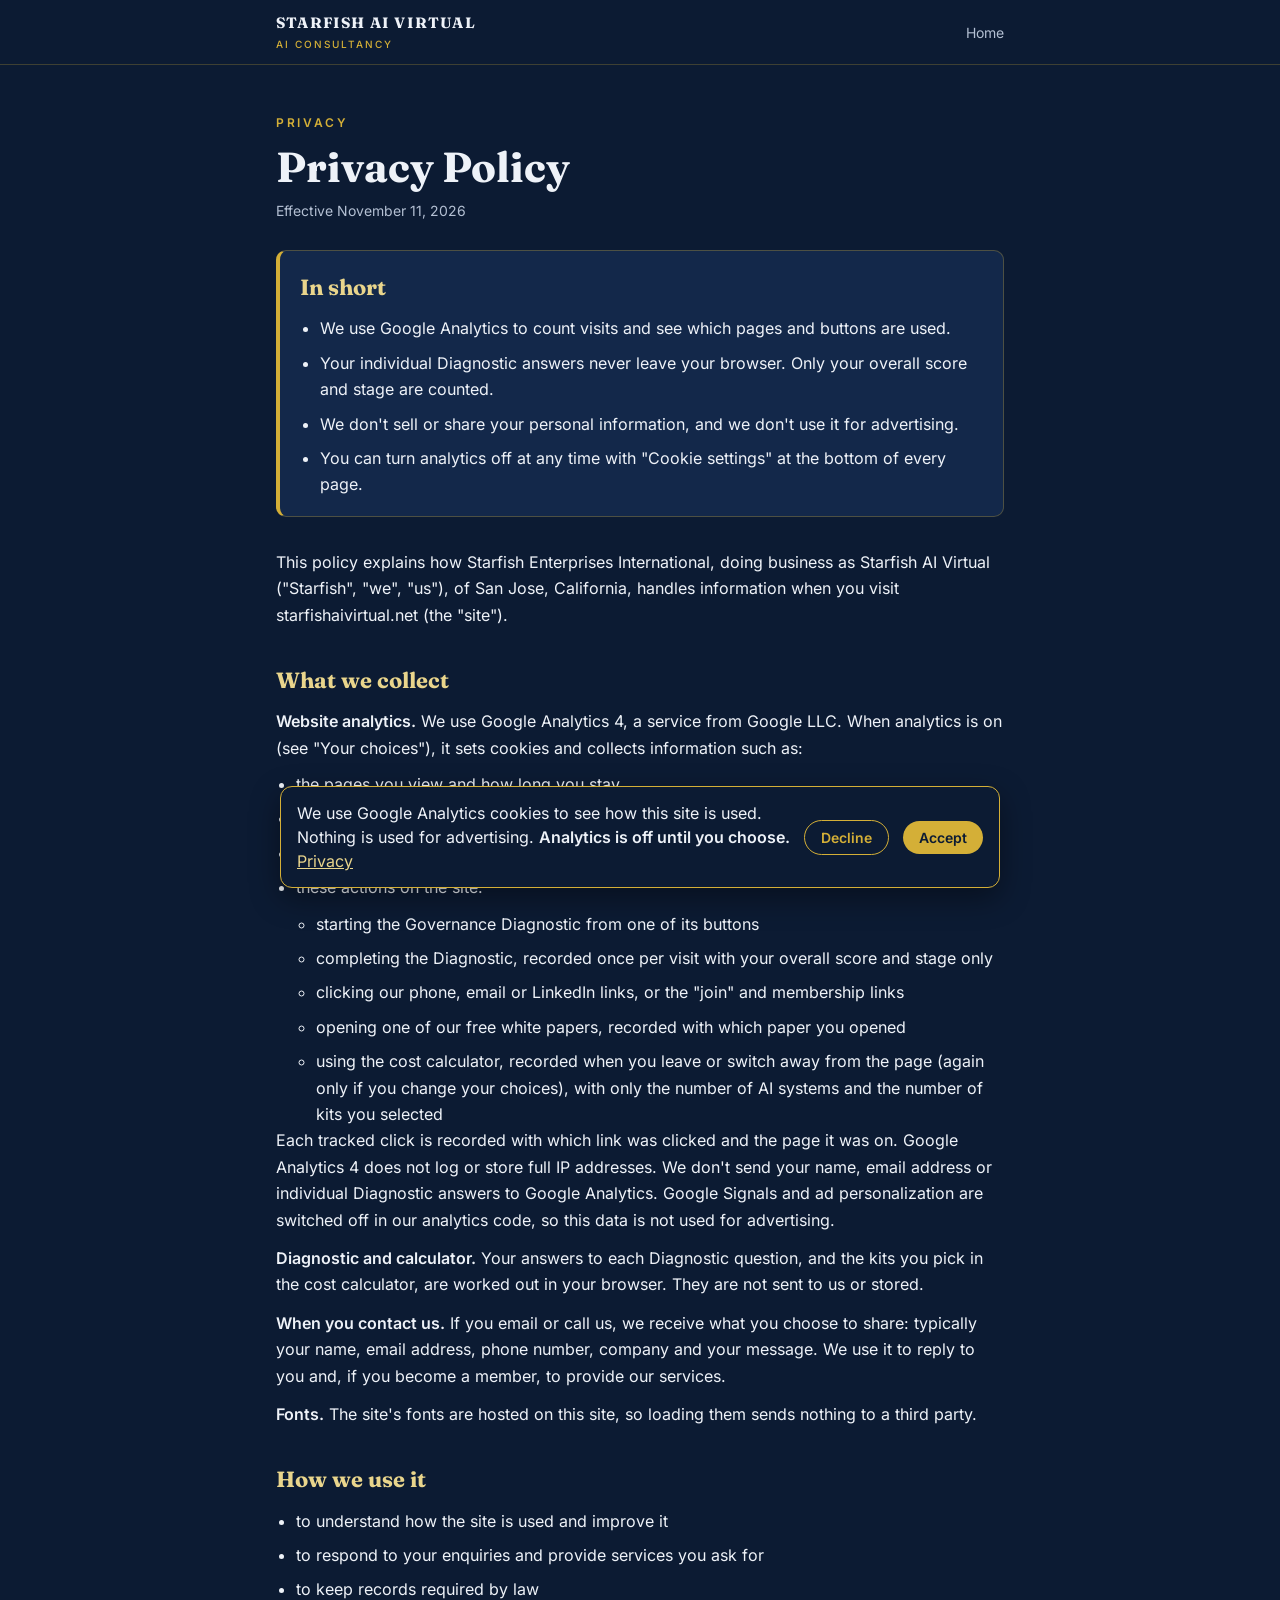
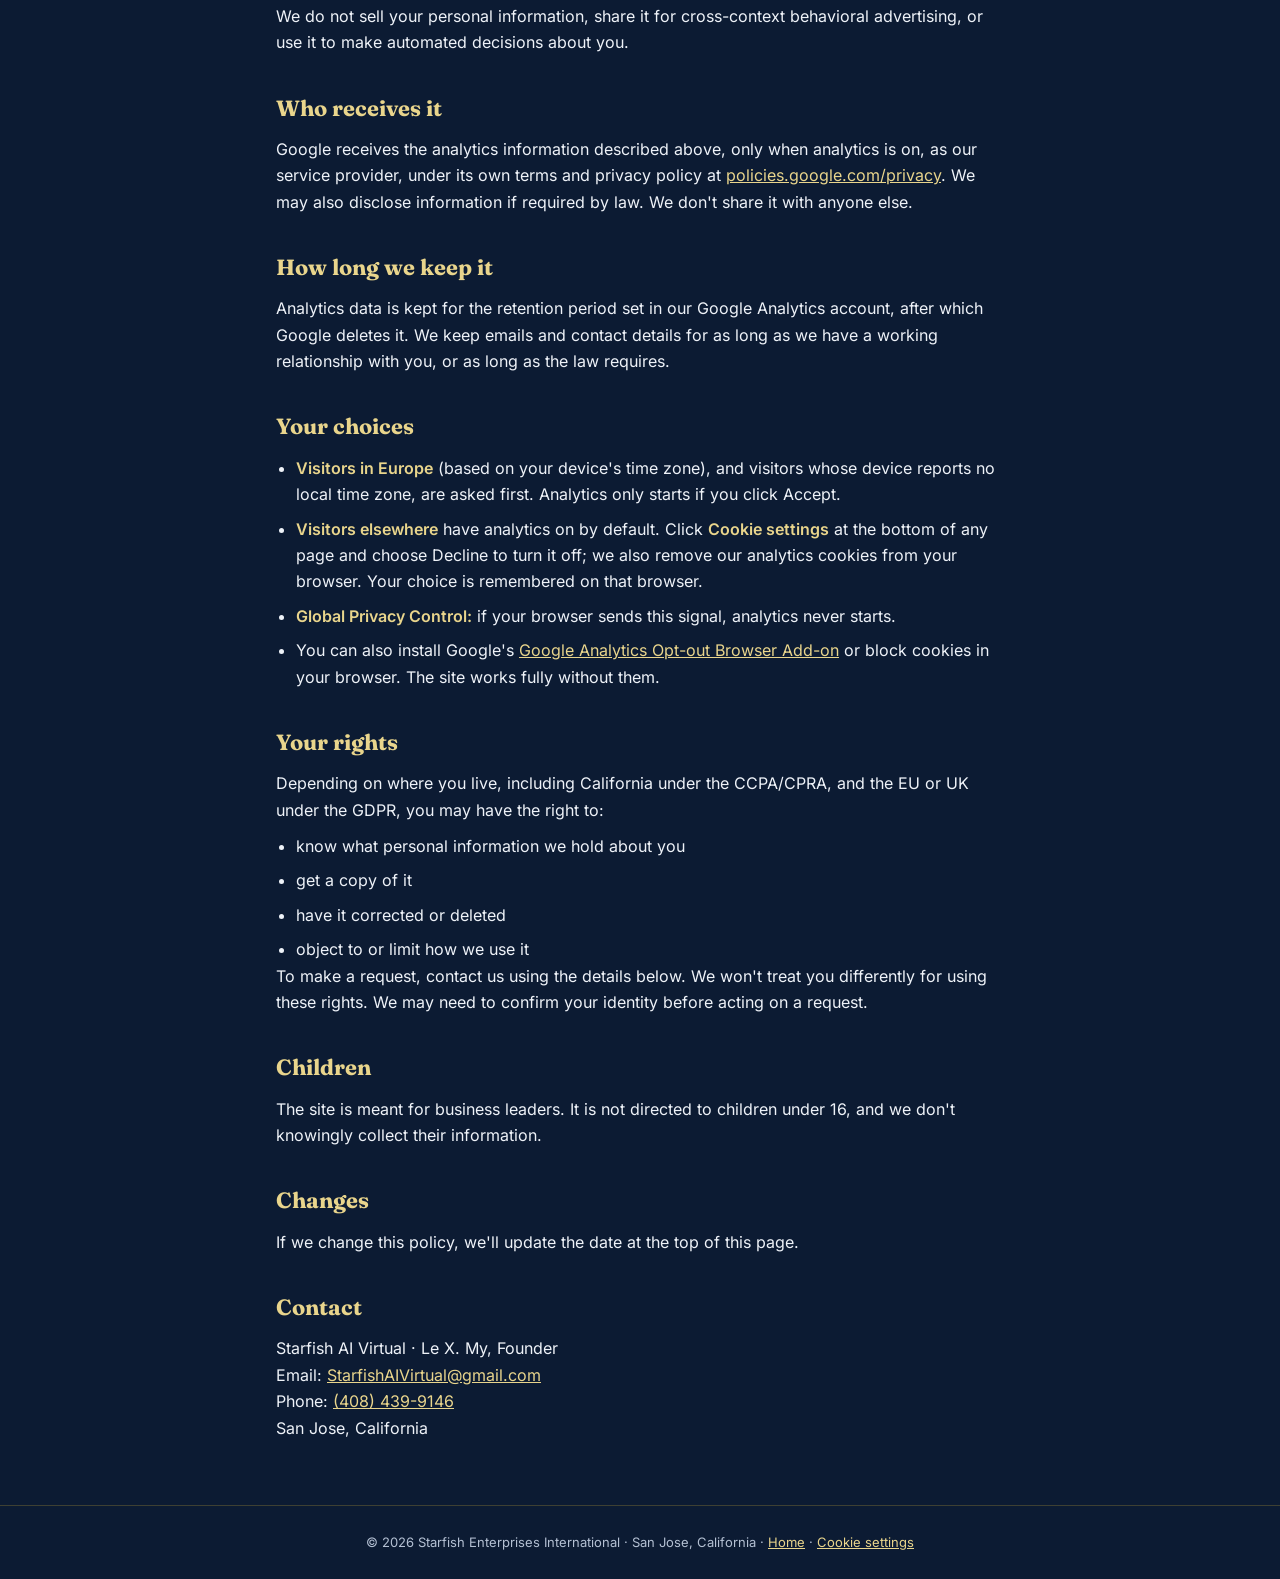
<file: privacy.html>
<!doctype html>
<html lang="en">
<head>
<meta charset="utf-8">
<meta name="viewport" content="width=device-width, initial-scale=1">
<!-- Google Analytics with cookie choice: see analytics.js -->
<script src="analytics.js" defer></script>
<title>Starfish Privacy Policy</title>
<meta name="description" content="How Starfish AI Virtual collects and uses information on this website, including Google Analytics, and how to opt out.">
<link rel="preload" href="fonts/fraunces-latin-opsz-normal.woff2" as="font" type="font/woff2" crossorigin>
<link rel="preload" href="fonts/inter-latin-400-normal.woff2" as="font" type="font/woff2" crossorigin>
<link rel="stylesheet" href="fonts/fonts.css">
<style>
:root{
  --navy:#0C1B33; --navy2:#13284a; --navy3:#1c3560;
  --gold:#D4AF37; --gold-soft:#e9d58c;
  --ink:#eef2f8; --muted:#b4c0d3;
  --wood:#22C55E; --fire:#EF4444; --earth:#F59E0B; --metal:#FFD700; --water:#3B82F6;
}
*{box-sizing:border-box;margin:0;padding:0}
body{background:var(--navy);color:var(--ink);font-family:Inter,system-ui,sans-serif;line-height:1.65;-webkit-font-smoothing:antialiased}
a{color:var(--gold-soft)}
.wrap{max-width:760px;margin:0 auto;padding:0 16px}
header{border-bottom:1px solid rgba(212,175,55,.25)}
.bar{display:flex;align-items:center;justify-content:space-between;height:64px}
.brand{font-family:Fraunces,Georgia,serif;letter-spacing:.08em;font-size:15px;font-weight:700;color:var(--ink);text-decoration:none}
.brand small{display:block;color:var(--gold);font-family:Inter,sans-serif;font-size:10px;letter-spacing:.2em;font-weight:500}
.bar nav a{color:var(--muted);text-decoration:none;font-size:14px}
main.wrap{padding:48px 16px 64px}
.eyebrow{color:var(--gold);letter-spacing:.22em;font-size:12px;font-weight:600;text-transform:uppercase}
h1{font-family:Fraunces,Georgia,serif;font-size:clamp(30px,5vw,42px);line-height:1.15;margin:10px 0 8px}
.updated{color:var(--muted);font-size:14px;margin-bottom:28px}
.summary{background:var(--navy2);border:1px solid rgba(212,175,55,.3);border-left:4px solid var(--gold);border-radius:10px;padding:18px 20px;margin-bottom:32px}
.summary h2{margin-top:0}
h2{font-family:Fraunces,Georgia,serif;font-size:22px;margin:34px 0 10px;color:var(--gold-soft)}
p,li{color:var(--ink);font-size:16px}
p+p{margin-top:12px}
ul{margin:10px 0 0 20px;display:grid;gap:8px}
li b{color:var(--gold-soft)}
footer{border-top:1px solid rgba(212,175,55,.25);padding:26px 0;text-align:center;color:var(--muted);font-size:13px}
</style>
</head>
<body>
<header>
  <div class="wrap bar">
    <a class="brand" href="index.html">STARFISH AI VIRTUAL<small>AI CONSULTANCY</small></a>
    <nav><a href="index.html">Home</a></nav>
  </div>
</header>

<main class="wrap">
  <div class="eyebrow">Privacy</div>
  <h1>Privacy Policy</h1>
  <p class="updated">Effective November 11, 2026</p>

  <div class="summary">
    <h2>In short</h2>
    <ul>
      <li>We use Google Analytics to count visits and see which pages and buttons are used.</li>
      <li>Your individual Diagnostic answers never leave your browser. Only your overall score and stage are counted.</li>
      <li>We don't sell or share your personal information, and we don't use it for advertising.</li>
      <li>You can turn analytics off at any time with "Cookie settings" at the bottom of every page.</li>
    </ul>
  </div>

  <p>This policy explains how Starfish Enterprises International, doing business as Starfish AI Virtual ("Starfish", "we", "us"), of San Jose, California, handles information when you visit starfishaivirtual.net (the "site").</p>

  <h2>What we collect</h2>
  <p><b>Website analytics.</b> We use Google Analytics 4, a service from Google LLC. When analytics is on (see "Your choices"), it sets cookies and collects information such as:</p>
  <ul>
    <li>the pages you view and how long you stay</li>
    <li>your approximate location (country and city)</li>
    <li>your device, browser and the site that referred you</li>
    <li>these actions on the site:
      <ul>
        <li>starting the Governance Diagnostic from one of its buttons</li>
        <li>completing the Diagnostic, recorded once per visit with your overall score and stage only</li>
        <li>clicking our phone, email or LinkedIn links, or the "join" and membership links</li>
        <li>opening one of our free white papers, recorded with which paper you opened</li>
        <li>using the cost calculator, recorded when you leave or switch away from the page (again only if you change your choices), with only the number of AI systems and the number of kits you selected</li>
      </ul>
    </li>
  </ul>
  <p>Each tracked click is recorded with which link was clicked and the page it was on. Google Analytics 4 does not log or store full IP addresses. We don't send your name, email address or individual Diagnostic answers to Google Analytics. Google Signals and ad personalization are switched off in our analytics code, so this data is not used for advertising.</p>

  <p><b>Diagnostic and calculator.</b> Your answers to each Diagnostic question, and the kits you pick in the cost calculator, are worked out in your browser. They are not sent to us or stored.</p>

  <p><b>When you contact us.</b> If you email or call us, we receive what you choose to share: typically your name, email address, phone number, company and your message. We use it to reply to you and, if you become a member, to provide our services.</p>

  <p><b>Fonts.</b> The site's fonts are hosted on this site, so loading them sends nothing to a third party.</p>

  <h2>How we use it</h2>
  <ul>
    <li>to understand how the site is used and improve it</li>
    <li>to respond to your enquiries and provide services you ask for</li>
    <li>to keep records required by law</li>
  </ul>
  <p>We do not sell your personal information, share it for cross-context behavioral advertising, or use it to make automated decisions about you.</p>

  <h2>Who receives it</h2>
  <p>Google receives the analytics information described above, only when analytics is on, as our service provider, under its own terms and privacy policy at <a href="https://policies.google.com/privacy" target="_blank" rel="noopener">policies.google.com/privacy</a>. We may also disclose information if required by law. We don't share it with anyone else.</p>

  <h2>How long we keep it</h2>
  <p>Analytics data is kept for the retention period set in our Google Analytics account, after which Google deletes it. We keep emails and contact details for as long as we have a working relationship with you, or as long as the law requires.</p>

  <h2>Your choices</h2>
  <ul>
    <li><b>Visitors in Europe</b> (based on your device's time zone), and visitors whose device reports no local time zone, are asked first. Analytics only starts if you click Accept.</li>
    <li><b>Visitors elsewhere</b> have analytics on by default. Click <b>Cookie settings</b> at the bottom of any page and choose Decline to turn it off; we also remove our analytics cookies from your browser. Your choice is remembered on that browser.</li>
    <li><b>Global Privacy Control:</b> if your browser sends this signal, analytics never starts.</li>
    <li>You can also install Google's <a href="https://tools.google.com/dlpage/gaoptout" target="_blank" rel="noopener">Google Analytics Opt-out Browser Add-on</a> or block cookies in your browser. The site works fully without them.</li>
  </ul>

  <h2>Your rights</h2>
  <p>Depending on where you live, including California under the CCPA/CPRA, and the EU or UK under the GDPR, you may have the right to:</p>
  <ul>
    <li>know what personal information we hold about you</li>
    <li>get a copy of it</li>
    <li>have it corrected or deleted</li>
    <li>object to or limit how we use it</li>
  </ul>
  <p>To make a request, contact us using the details below. We won't treat you differently for using these rights. We may need to confirm your identity before acting on a request.</p>

  <h2>Children</h2>
  <p>The site is meant for business leaders. It is not directed to children under 16, and we don't knowingly collect their information.</p>

  <h2>Changes</h2>
  <p>If we change this policy, we'll update the date at the top of this page.</p>

  <h2>Contact</h2>
  <p>Starfish AI Virtual &middot; Le X. My, Founder<br>
  Email: <a data-track="contact_click" data-label="email" href="mailto:StarfishAIVirtual@gmail.com?subject=Privacy%20request">StarfishAIVirtual@gmail.com</a><br>
  Phone: <a data-track="contact_click" data-label="phone" href="tel:+14084399146">(408) 439-9146</a><br>
  San Jose, California</p>
</main>

<footer>
  <div class="wrap">&copy; 2026 Starfish Enterprises International &middot; San Jose, California &middot; <a href="index.html">Home</a><span data-cookie-settings-wrap hidden> &middot; <a href="#" data-cookie-settings>Cookie settings</a></span></div>
</footer>
</body>
</html>
</file>
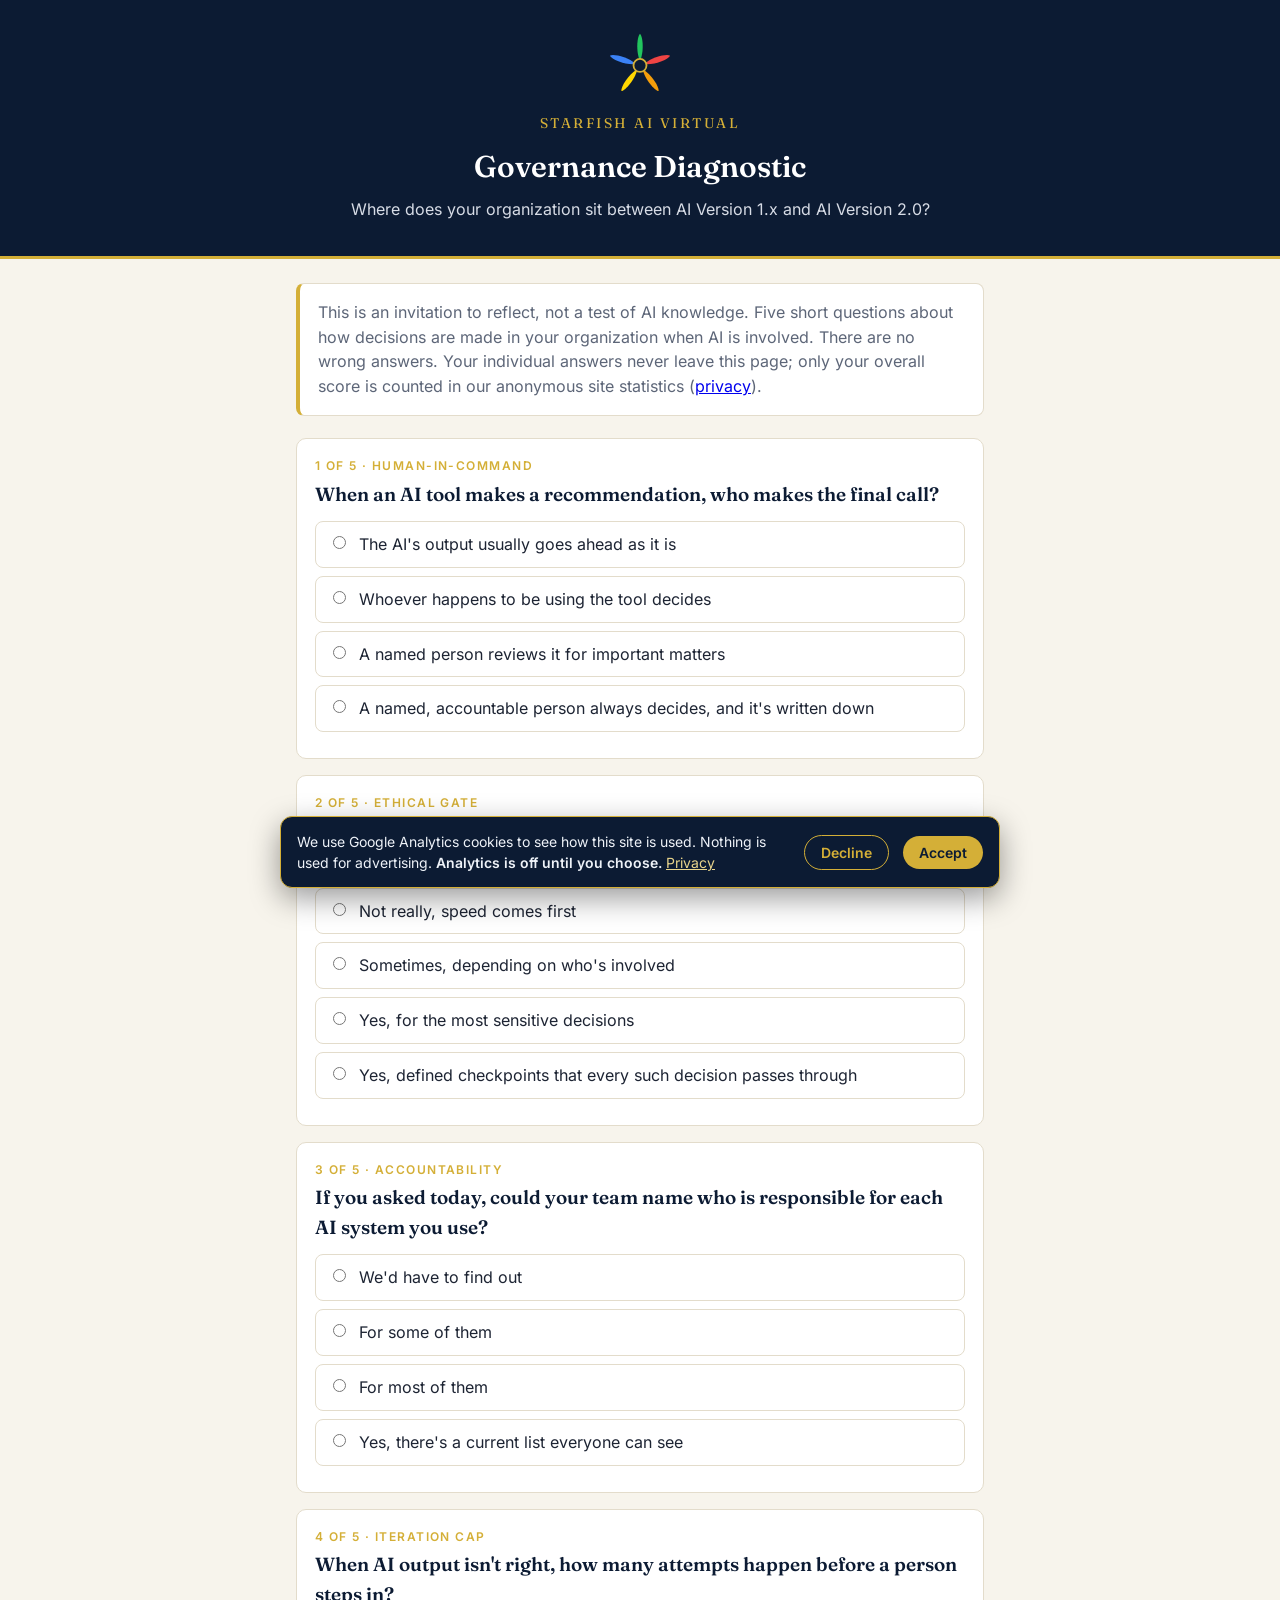
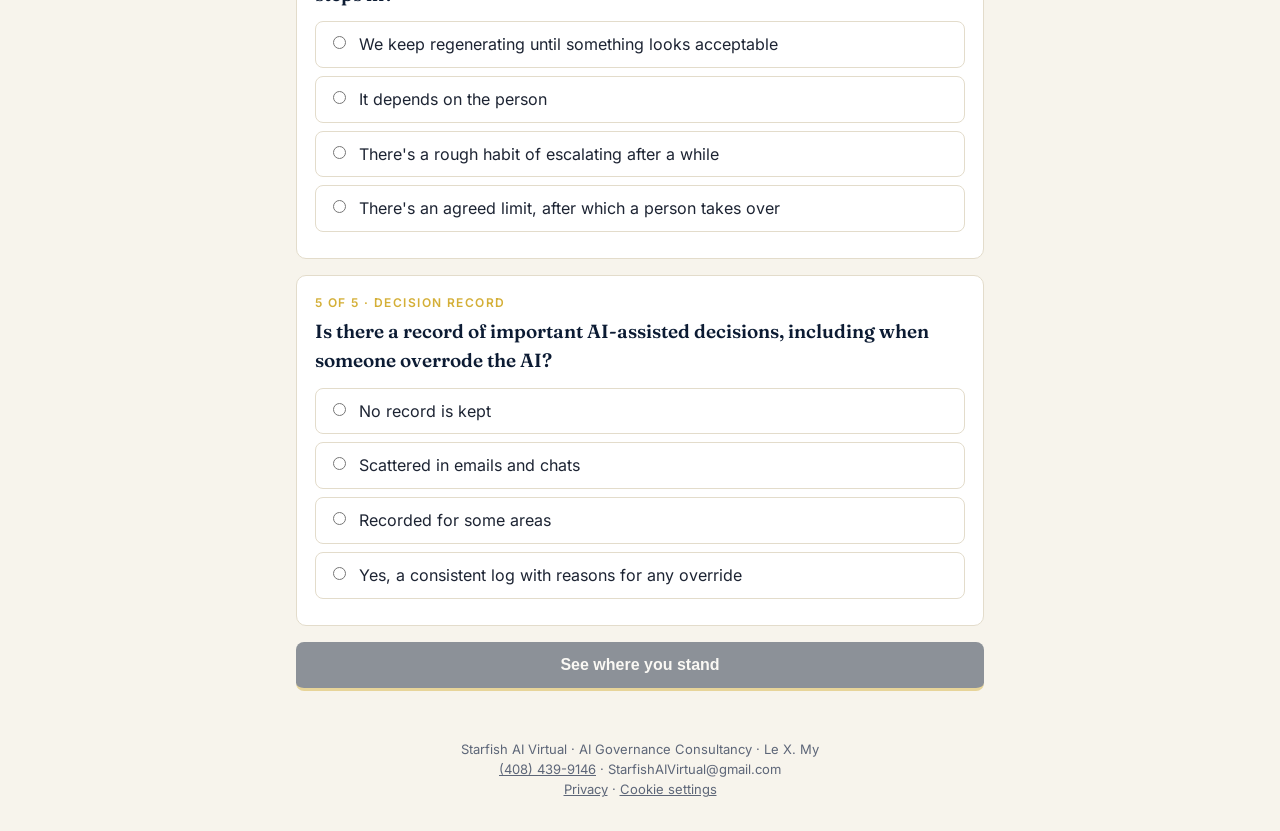
<file: Starfish_Governance_Diagnostic.html>
<!doctype html>
<html lang="en">
<head>
<meta charset="utf-8">
<meta name="viewport" content="width=device-width, initial-scale=1">
<!-- Google Analytics with cookie choice: see analytics.js -->
<script src="analytics.js" defer></script>
<title>Starfish Governance Diagnostic</title>
<link rel="preload" href="fonts/fraunces-latin-opsz-normal.woff2" as="font" type="font/woff2" crossorigin>
<link rel="preload" href="fonts/inter-latin-400-normal.woff2" as="font" type="font/woff2" crossorigin>
<link rel="stylesheet" href="fonts/fonts.css">
<style>
:root{--navy:#0C1B33;--navy2:#13284a;--gold:#D4AF37;--paper:#F7F4EC;--ink:#1d2433;--muted:#5d6678;--line:#e3dccb}
*{box-sizing:border-box}
body{margin:0;background:var(--paper);color:var(--ink);font-family:Inter,Segoe UI,Arial,sans-serif;line-height:1.55}
header{background:var(--navy);color:#fff;padding:28px 16px 34px;text-align:center;border-bottom:3px solid var(--gold)}
header svg{width:72px;height:72px}
.brand{font-family:Fraunces,Georgia,serif;letter-spacing:.18em;font-size:14px;color:var(--gold);margin-top:6px}
h1{font-family:Fraunces,Georgia,serif;font-weight:600;font-size:30px;margin:10px 0 6px}
header p{max-width:620px;margin:0 auto;color:#d7dce6}
main{max-width:720px;margin:0 auto;padding:24px 16px 48px}
.intro{background:#fff;border:1px solid var(--line);border-left:4px solid var(--gold);border-radius:8px;padding:16px 18px;margin-bottom:22px;color:var(--muted)}
.q{background:#fff;border:1px solid var(--line);border-radius:10px;padding:18px;margin-bottom:16px}
.q .tag{font-size:12px;letter-spacing:.12em;text-transform:uppercase;color:var(--gold);font-weight:600}
.q h2{font-family:Fraunces,Georgia,serif;font-size:19px;font-weight:600;margin:4px 0 12px;color:var(--navy)}
label{display:flex;gap:10px;align-items:flex-start;padding:10px 12px;border:1px solid var(--line);border-radius:8px;margin-bottom:8px;cursor:pointer}
label:hover{border-color:var(--gold)}
input{margin-top:4px;accent-color:var(--navy)}
button{display:block;width:100%;padding:14px;border:0;border-radius:8px;background:var(--navy);color:#fff;font-size:16px;font-weight:600;cursor:pointer;border-bottom:3px solid var(--gold)}
button:disabled{opacity:.45;cursor:not-allowed}
#result{display:none;margin-top:24px;background:var(--navy);color:#fff;border-radius:12px;padding:24px 20px}
#result h2{font-family:Fraunces,Georgia,serif;color:var(--gold);margin:0 0 4px;font-size:24px}
.score{font-size:14px;color:#c9d0dd;margin-bottom:12px}
.bar{height:10px;background:#2a3d60;border-radius:6px;overflow:hidden;margin:10px 0 18px}
.bar span{display:block;height:100%;background:linear-gradient(90deg,#3B82F6,#22C55E,#D4AF37)}
.notes{background:var(--navy2);border-radius:8px;padding:14px 16px;margin-top:12px}
.notes h3{font-family:Fraunces,Georgia,serif;font-size:16px;margin:0 0 6px;color:var(--gold)}
.notes ul{margin:0;padding-left:18px}
.notes li{margin-bottom:6px;color:#e3e7ef}
.notes .kit{display:block;font-size:13px;color:var(--gold)}
.notes .kit a{color:var(--gold)}
.cta{margin-top:16px;color:#d7dce6;font-size:14px}
.cta a{color:var(--gold)}
footer{text-align:center;color:var(--muted);font-size:13px;padding:0 16px 32px}
footer a{color:inherit}
</style>
</head>
<body>
<header>
<svg viewBox="0 0 100 100" aria-label="Starfish">
<g transform="translate(50,52)">
<path d="M0,-6 C6,-20 4,-40 0,-44 C-4,-40 -6,-20 0,-6Z" fill="#22C55E"/>
<path d="M0,-6 C6,-20 4,-40 0,-44 C-4,-40 -6,-20 0,-6Z" fill="#EF4444" transform="rotate(72)"/>
<path d="M0,-6 C6,-20 4,-40 0,-44 C-4,-40 -6,-20 0,-6Z" fill="#F59E0B" transform="rotate(144)"/>
<path d="M0,-6 C6,-20 4,-40 0,-44 C-4,-40 -6,-20 0,-6Z" fill="#FFD700" transform="rotate(216)"/>
<path d="M0,-6 C6,-20 4,-40 0,-44 C-4,-40 -6,-20 0,-6Z" fill="#3B82F6" transform="rotate(288)"/>
<circle r="9" fill="#0C1B33" stroke="#D4AF37" stroke-width="2.5"/>
</g></svg>
<div class="brand">STARFISH AI VIRTUAL</div>
<h1>Governance Diagnostic</h1>
<p>Where does your organization sit between AI Version 1.x and AI Version 2.0?</p>
</header>
<main>
<div class="intro">This is an invitation to reflect, not a test of AI knowledge. Five short questions about how decisions are made in your organization when AI is involved. There are no wrong answers. Your individual answers never leave this page; only your overall score is counted in our anonymous site statistics (<a href="privacy.html">privacy</a>).</div>
<form id="f"></form>
<button id="go" disabled>See where you stand</button>
<div id="result"></div>
</main>
<footer>Starfish AI Virtual &middot; AI Governance Consultancy &middot; Le X. My<br><a data-track="contact_click" data-label="phone" href="tel:+14084399146">(408) 439-9146</a> &middot; StarfishAIVirtual@gmail.com<br><a href="privacy.html">Privacy</a><span data-cookie-settings-wrap hidden> &middot; <a href="#" data-cookie-settings>Cookie settings</a></span></footer>
<script>
/* kit names and kitId must match the catalog on governance-membership.html (#kit-<id>). */
const Q=[
{tag:"Human-In-Command",kitId:"authority",kit:"Human-In-Command Authority Map",t:"When an AI tool makes a recommendation, who makes the final call?",o:["The AI's output usually goes ahead as it is","Whoever happens to be using the tool decides","A named person reviews it for important matters","A named, accountable person always decides, and it's written down"],tip:"Name one accountable person for each AI-assisted decision area, so the final call is always a human's."},
{tag:"Ethical Gate",kitId:"ethical",kit:"Ethical Gate Kit",t:"Before an AI-assisted decision reaches a customer or the public, is there a deliberate pause to check it?",o:["Not really, speed comes first","Sometimes, depending on who's involved","Yes, for the most sensitive decisions","Yes, defined checkpoints that every such decision passes through"],tip:"Set a few clear checkpoints where AI-assisted work pauses for a human look before it goes out."},
{tag:"Accountability",kitId:"register",kit:"AI System Register",t:"If you asked today, could your team name who is responsible for each AI system you use?",o:["We'd have to find out","For some of them","For most of them","Yes, there's a current list everyone can see"],tip:"Keep a simple, current register of every AI system and the person who answers for it."},
{tag:"Iteration Cap",kitId:"iteration",kit:"Iteration Cap Policy",t:"When AI output isn't right, how many attempts happen before a person steps in?",o:["We keep regenerating until something looks acceptable","It depends on the person","There's a rough habit of escalating after a while","There's an agreed limit, after which a person takes over"],tip:"Agree on a small number of AI retries; after that, a person takes the decision back."},
{tag:"Decision Record",kitId:"log",kit:"Decision Log Setup",t:"Is there a record of important AI-assisted decisions, including when someone overrode the AI?",o:["No record is kept","Scattered in emails and chats","Recorded for some areas","Yes, a consistent log with reasons for any override"],tip:"Keep one decision log: what was decided, who decided, and why any AI advice was overridden."}
];
/* diagnostic_complete counts once per visit: see starfishTrackOncePerVisit in analytics.js. */
const f=document.getElementById('f'),go=document.getElementById('go'),r=document.getElementById('result');
Q.forEach((q,i)=>{const d=document.createElement('div');d.className='q';
d.innerHTML='<div class="tag">'+(i+1)+' of 5 &middot; '+q.tag+'</div><h2>'+q.t+'</h2>'+q.o.map((o,j)=>'<label><input type="radio" name="q'+i+'" value="'+j+'"> <span>'+o+'</span></label>').join('');
f.appendChild(d)});
f.addEventListener('change',()=>{go.disabled=f.querySelectorAll('input:checked').length<5});
go.addEventListener('click',()=>{
let s=0,low=[];Q.forEach((q,i)=>{const v=+f.querySelector('input[name=q'+i+']:checked').value;s+=v;if(v<2)low.push(q)});
let title,msg;
if(s<=5){title="AI Version 1.x: Early Foundations";msg="AI is in use, but decisions are still flowing through it more than through your people. This is where most organizations start, and the next steps are simple and inexpensive."}
else if(s<=10){title="In Transition toward AI Version 2.0";msg="Good instincts are in place in parts of the organization. The opportunity now is to make them consistent, so they don't depend on who happens to be in the room."}
else{title="Approaching AI Version 2.0";msg="Humans are clearly in command of your AI. The remaining work is refinement: keeping records current and checkpoints sharp as AI use grows."}
const pct=Math.round(s/15*100);
let notes=low.length?'<div class="notes"><h3>Where to look first</h3><ul>'+low.map(q=>'<li><b>'+q.tag+':</b> '+q.tip+' <span class="kit">Matching kit: <a data-track="membership_page_click" data-label="diagnostic_kit_'+q.kitId+'" href="governance-membership.html#kit-'+q.kitId+'">'+q.kit+'</a></span></li>').join('')+'</ul></div>':'<div class="notes"><h3>Keep it strong</h3><ul><li>Revisit these five questions every quarter as new AI tools arrive.</li></ul></div>';
r.innerHTML='<h2>'+title+'</h2><div class="score">Score '+s+' of 15</div><div class="bar"><span style="width:'+pct+'%"></span></div><p>'+msg+'</p>'+notes+'<p class="cta">'+(low.length?'Each matching kit above is part of ':'To keep it strong as AI use grows, see ')+'<a data-track="membership_page_click" data-label="diagnostic_result" href="governance-membership.html#catalog">Starfish Governance Membership</a>. Would you like a conversation about these results? Contact Le X. My at <a data-track="contact_click" data-label="email" href="mailto:StarfishAIVirtual@gmail.com">StarfishAIVirtual@gmail.com</a> or <a data-track="contact_click" data-label="phone" href="tel:+14084399146">(408) 439-9146</a>.</p>';
r.style.display='block';
if(window.starfishTrackOncePerVisit)window.starfishTrackOncePerVisit('diagnostic','diagnostic_complete',{score:s,stage:title});
r.scrollIntoView({behavior:'smooth'});
});
</script>
</body>
</html>
</file>
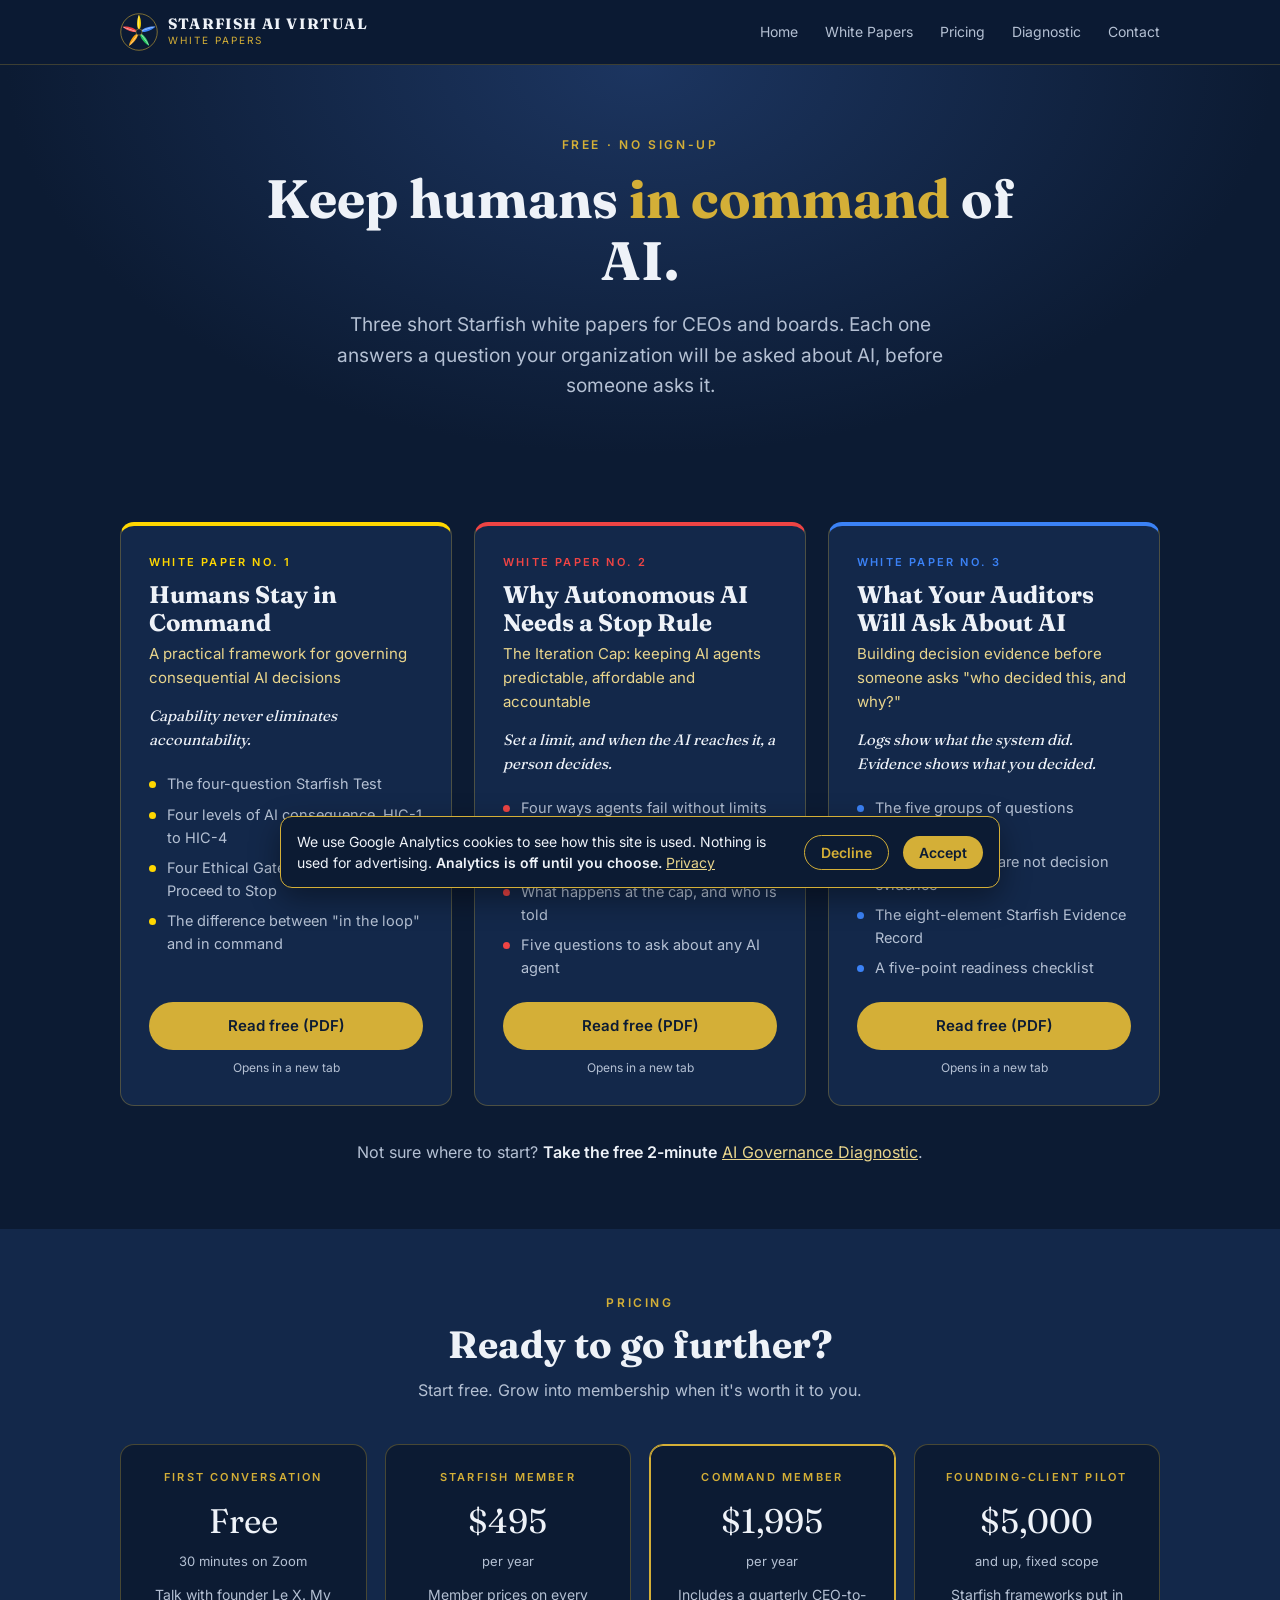
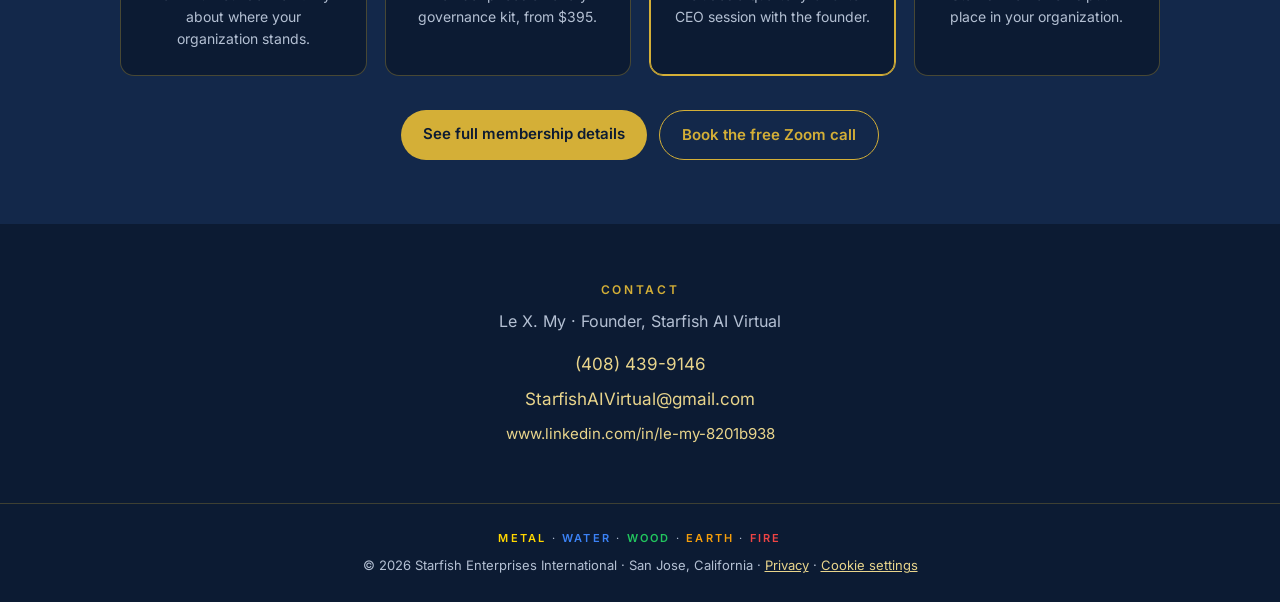
<file: whitepapers.html>
<!doctype html>
<html lang="en">
<head>
<meta charset="utf-8">
<meta name="viewport" content="width=device-width, initial-scale=1">
<!-- Google Analytics with cookie choice: see analytics.js -->
<script src="analytics.js" defer></script>
<title>Free White Papers · Starfish AI Virtual</title>
<meta name="description" content="Three free Starfish white papers on keeping humans in command of AI: Humans Stay in Command, Why Autonomous AI Needs a Stop Rule, and What Your Auditors Will Ask About AI.">
<link rel="preload" href="fonts/fraunces-latin-opsz-normal.woff2" as="font" type="font/woff2" crossorigin>
<link rel="preload" href="fonts/inter-latin-400-normal.woff2" as="font" type="font/woff2" crossorigin>
<link rel="stylesheet" href="fonts/fonts.css">
<style>
:root{
  --navy:#0C1B33; --navy2:#13284a; --navy3:#1c3560;
  --gold:#D4AF37; --gold-soft:#e9d58c;
  --ink:#eef2f8; --muted:#b4c0d3;
  --wood:#22C55E; --fire:#EF4444; --earth:#F59E0B; --metal:#FFD700; --water:#3B82F6;
}
*{box-sizing:border-box;margin:0;padding:0}
html{scroll-behavior:smooth}
body{background:var(--navy);color:var(--ink);font-family:Inter,system-ui,sans-serif;line-height:1.6;-webkit-font-smoothing:antialiased}
a{color:var(--gold-soft)}
.wrap{max-width:1080px;margin:0 auto;padding:0 20px}
h1,h2,h3{font-family:Fraunces,Georgia,serif;line-height:1.15;font-weight:700}

header{position:sticky;top:0;z-index:10;background:rgba(12,27,51,.92);backdrop-filter:blur(8px);border-bottom:1px solid rgba(212,175,55,.25)}
.bar{display:flex;align-items:center;justify-content:space-between;height:64px}
.brand{display:flex;align-items:center;gap:10px;text-decoration:none;color:var(--ink)}
.brand svg{width:38px;height:38px}
.brand b{font-family:Fraunces,serif;letter-spacing:.08em;font-size:15px;display:block;line-height:1.1}
.brand small{color:var(--gold);font-size:10px;letter-spacing:.2em;display:block}
nav a{color:var(--muted);text-decoration:none;font-size:14px;margin-left:22px}
nav a:hover{color:var(--gold)}
@media(max-width:640px){nav{display:none}}

.hero{padding:70px 0 56px;text-align:center;background:radial-gradient(ellipse at top,var(--navy3),var(--navy) 70%)}
.eyebrow{color:var(--gold);letter-spacing:.22em;font-size:12px;font-weight:600;text-transform:uppercase}
.hero h1{font-size:clamp(32px,5.6vw,54px);margin:14px auto 18px;max-width:820px}
.hero h1 em{font-style:normal;color:var(--gold)}
.hero p.lead{color:var(--muted);font-size:clamp(16px,2.2vw,19px);max-width:660px;margin:0 auto}
.btn{display:inline-block;padding:12px 22px;border-radius:999px;font-weight:600;font-size:15px;text-decoration:none;transition:transform .15s;text-align:center}
.btn:hover{transform:translateY(-2px)}
.btn.primary{background:var(--gold);color:var(--navy)}
.btn.ghost{border:1px solid var(--gold);color:var(--gold)}

section{padding:64px 0}
.sec-head{text-align:center;margin-bottom:40px}
.sec-head h2{font-size:clamp(26px,4.2vw,38px);margin-top:10px}
.sec-head p{color:var(--muted);max-width:640px;margin:12px auto 0}

/* papers */
.papers{display:grid;grid-template-columns:repeat(auto-fit,minmax(280px,1fr));gap:22px}
.paper{background:var(--navy2);border:1px solid rgba(212,175,55,.3);border-top:4px solid var(--c);border-radius:14px;padding:28px;display:flex;flex-direction:column}
.paper .n{color:var(--c);font-size:11px;letter-spacing:.2em;text-transform:uppercase;font-weight:600}
.paper h3{font-size:24px;margin:10px 0 6px}
.paper .sub{color:var(--gold-soft);font-size:15px;margin-bottom:14px}
.paper ul{list-style:none;color:var(--muted);font-size:14.5px;display:grid;gap:7px;margin-bottom:22px}
.paper li{padding-left:18px;position:relative}
.paper li:before{content:"";position:absolute;left:0;top:.62em;width:7px;height:7px;border-radius:50%;background:var(--c)}
.paper .q{font-family:Fraunces,serif;font-style:italic;color:var(--ink);font-size:15px;margin-bottom:20px}
.paper .btn{margin-top:auto}
.paper small{display:block;text-align:center;color:var(--muted);font-size:12px;margin-top:8px}
.test{margin-top:34px;text-align:center;color:var(--muted)}
.test b{color:var(--ink)}

/* pricing teaser */
.price{background:var(--navy2)}
.tiers{display:grid;grid-template-columns:repeat(auto-fit,minmax(210px,1fr));gap:18px}
.tier{background:var(--navy);border:1px solid rgba(212,175,55,.3);border-radius:14px;padding:24px;text-align:center}
.tier.hl{border-color:var(--gold);box-shadow:0 0 0 1px var(--gold) inset}
.tier .lbl{color:var(--gold);font-size:11px;letter-spacing:.2em;text-transform:uppercase;font-weight:600}
.tier .amt{font-family:Fraunces,serif;font-size:34px;margin:8px 0 2px}
.tier .per{color:var(--muted);font-size:13px}
.tier p{color:var(--muted);font-size:14px;margin-top:12px}
.cta{text-align:center;margin-top:34px;display:flex;gap:12px;justify-content:center;flex-wrap:wrap}

.contact{text-align:center;padding:56px 0}
.contact p{color:var(--muted)}
.contact ul{list-style:none;margin-top:16px;display:grid;gap:8px}
.contact li a{text-decoration:none;font-size:17px}
.contact li.li a{white-space:nowrap;font-size:15px}
footer{border-top:1px solid rgba(212,175,55,.25);padding:26px 0;text-align:center;color:var(--muted);font-size:13px}
footer .els{letter-spacing:.2em;font-size:11px;margin-bottom:8px}
footer .els span{font-weight:600}
</style>
</head>
<body>

<svg width="0" height="0" style="position:absolute">
  <defs>
    <path id="arm" d="M0,-10 C16,-24 11,-74 0,-92 C-11,-74 -16,-24 0,-10Z"/>
    <linearGradient id="shine" x1="0" x2="1">
      <stop offset="0" stop-color="#fff" stop-opacity="0"/>
      <stop offset=".45" stop-color="#fff" stop-opacity=".45"/>
      <stop offset=".6" stop-color="#fff" stop-opacity="0"/>
    </linearGradient>
    <g id="star">
      <circle r="98" fill="none" stroke="#D4AF37" stroke-width="3"/>
      <g transform="rotate(0)"><use href="#arm" fill="#FFD700"/><use href="#arm" fill="url(#shine)"/></g>
      <g transform="rotate(72)"><use href="#arm" fill="#3B82F6"/><use href="#arm" fill="url(#shine)"/></g>
      <g transform="rotate(144)"><use href="#arm" fill="#22C55E"/><use href="#arm" fill="url(#shine)"/></g>
      <g transform="rotate(216)"><use href="#arm" fill="#F59E0B"/><use href="#arm" fill="url(#shine)"/></g>
      <g transform="rotate(288)"><use href="#arm" fill="#EF4444"/><use href="#arm" fill="url(#shine)"/></g>
      <circle r="17" fill="#0C1B33" stroke="#D4AF37" stroke-width="2.5"/>
    </g>
  </defs>
</svg>

<header>
  <div class="wrap bar">
    <a class="brand" href="index.html">
      <svg viewBox="-102 -102 204 204" aria-hidden="true"><use href="#star"/></svg>
      <span><b>STARFISH AI VIRTUAL</b><small>WHITE PAPERS</small></span>
    </a>
    <nav>
      <a href="index.html">Home</a>
      <a href="#papers">White Papers</a>
      <a href="#pricing">Pricing</a>
      <a href="Starfish_Governance_Diagnostic.html">Diagnostic</a>
      <a href="#contact">Contact</a>
    </nav>
  </div>
</header>

<main>

<section class="hero">
  <div class="wrap">
    <div class="eyebrow">Free &middot; No sign-up</div>
    <h1>Keep humans <em>in command</em> of AI.</h1>
    <p class="lead">Three short Starfish white papers for CEOs and boards. Each one answers a question your organization will be asked about AI, before someone asks it.</p>
  </div>
</section>

<section id="papers">
  <div class="wrap">
    <div class="papers">

      <article class="paper" style="--c:var(--metal)">
        <div class="n">White Paper No. 1</div>
        <h3>Humans Stay in Command</h3>
        <p class="sub">A practical framework for governing consequential AI decisions</p>
        <p class="q">Capability never eliminates accountability.</p>
        <ul>
          <li>The four-question Starfish Test</li>
          <li>Four levels of AI consequence, HIC-1 to HIC-4</li>
          <li>Four Ethical Gate decisions, from Proceed to Stop</li>
          <li>The difference between "in the loop" and in command</li>
        </ul>
        <a class="btn primary" data-track="whitepaper_download" data-label="wp1_humans_stay_in_command" href="https://drive.google.com/file/d/13ZlrkBcJaeygkyu3FO0VbF5GY2074zqz/view" target="_blank" rel="noopener">Read free (PDF)</a>
        <small>Opens in a new tab</small>
      </article>

      <article class="paper" style="--c:var(--fire)">
        <div class="n">White Paper No. 2</div>
        <h3>Why Autonomous AI Needs a Stop Rule</h3>
        <p class="sub">The Iteration Cap: keeping AI agents predictable, affordable and accountable</p>
        <p class="q">Set a limit, and when the AI reaches it, a person decides.</p>
        <ul>
          <li>Four ways agents fail without limits</li>
          <li>Caps on actions, time, cost and data access</li>
          <li>What happens at the cap, and who is told</li>
          <li>Five questions to ask about any AI agent</li>
        </ul>
        <a class="btn primary" data-track="whitepaper_download" data-label="wp2_stop_rule" href="https://drive.google.com/file/d/1eKrJzz1oCJ1BY27Drvu-NoFXiZgYzDYy/view" target="_blank" rel="noopener">Read free (PDF)</a>
        <small>Opens in a new tab</small>
      </article>

      <article class="paper" style="--c:var(--water)">
        <div class="n">White Paper No. 3</div>
        <h3>What Your Auditors Will Ask About AI</h3>
        <p class="sub">Building decision evidence before someone asks "who decided this, and why?"</p>
        <p class="q">Logs show what the system did. Evidence shows what you decided.</p>
        <ul>
          <li>The five groups of questions auditors ask</li>
          <li>Why system logs are not decision evidence</li>
          <li>The eight-element Starfish Evidence Record</li>
          <li>A five-point readiness checklist</li>
        </ul>
        <a class="btn primary" data-track="whitepaper_download" data-label="wp3_auditors" href="https://drive.google.com/file/d/1ayn9_p5j9WQjsbMkhpq-_bJlqyLPkWN6/view" target="_blank" rel="noopener">Read free (PDF)</a>
        <small>Opens in a new tab</small>
      </article>

    </div>
    <p class="test">Not sure where to start? <b>Take the free 2-minute</b> <a data-track="diagnostic_start_click" data-label="whitepapers_page" href="Starfish_Governance_Diagnostic.html">AI Governance Diagnostic</a>.</p>
  </div>
</section>

<section class="price" id="pricing">
  <div class="wrap">
    <div class="sec-head">
      <div class="eyebrow">Pricing</div>
      <h2>Ready to go further?</h2>
      <p>Start free. Grow into membership when it's worth it to you.</p>
    </div>
    <div class="tiers">
      <div class="tier">
        <div class="lbl">First conversation</div>
        <div class="amt">Free</div>
        <div class="per">30 minutes on Zoom</div>
        <p>Talk with founder Le X. My about where your organization stands.</p>
      </div>
      <div class="tier">
        <div class="lbl">Starfish Member</div>
        <div class="amt">$495</div>
        <div class="per">per year</div>
        <p>Member prices on every governance kit, from $395.</p>
      </div>
      <div class="tier hl">
        <div class="lbl">Command Member</div>
        <div class="amt">$1,995</div>
        <div class="per">per year</div>
        <p>Includes a quarterly CEO-to-CEO session with the founder.</p>
      </div>
      <div class="tier">
        <div class="lbl">Founding-client pilot</div>
        <div class="amt">$5,000</div>
        <div class="per">and up, fixed scope</div>
        <p>Starfish frameworks put in place in your organization.</p>
      </div>
    </div>
    <div class="cta">
      <a class="btn primary" data-track="membership_page_click" data-label="whitepapers_pricing" href="governance-membership.html">See full membership details</a>
      <a class="btn ghost" data-track="contact_click" data-label="email_free_call" href="mailto:StarfishAIVirtual@gmail.com?subject=Free%2030-minute%20Zoom%20conversation">Book the free Zoom call</a>
    </div>
  </div>
</section>

<section class="contact" id="contact">
  <div class="wrap">
    <div class="eyebrow">Contact</div>
    <p style="margin-top:10px">Le X. My &middot; Founder, Starfish AI Virtual</p>
    <ul>
      <li><a data-track="contact_click" data-label="phone" href="tel:+14084399146">(408) 439-9146</a></li>
      <li><a data-track="contact_click" data-label="email" href="mailto:StarfishAIVirtual@gmail.com">StarfishAIVirtual@gmail.com</a></li>
      <li class="li"><a data-track="contact_click" data-label="linkedin" href="https://www.linkedin.com/in/le-my-8201b938" target="_blank" rel="noopener">www.linkedin.com/in/le-my-8201b938</a></li>
    </ul>
  </div>
</section>

</main>

<footer>
  <div class="wrap">
    <div class="els"><span style="color:var(--metal)">METAL</span> &middot; <span style="color:var(--water)">WATER</span> &middot; <span style="color:var(--wood)">WOOD</span> &middot; <span style="color:var(--earth)">EARTH</span> &middot; <span style="color:var(--fire)">FIRE</span></div>
    &copy; <span id="y">2026</span> Starfish Enterprises International &middot; San Jose, California &middot; <a href="privacy.html">Privacy</a><span data-cookie-settings-wrap hidden> &middot; <a href="#" data-cookie-settings>Cookie settings</a></span>
  </div>
</footer>
<script>try{document.getElementById('y').textContent=new Date().getFullYear()}catch(e){}</script>
</body>
</html>
</file>
<file: fonts/fonts.css>
/* Fraunces and Inter, hosted on this site (SIL Open Font License 1.1; see LICENSE-*.txt)
   so no visitor data goes to a font service. Latin subset from @fontsource 5.
   Fraunces is the variable font with weight and optical-size axes, so large headings get
   the display optical size automatically, as with the Google Fonts version used before. */
@font-face{font-family:Fraunces;font-style:normal;font-weight:100 900;font-display:swap;src:url(fraunces-latin-opsz-normal.woff2) format('woff2-variations'),url(fraunces-latin-opsz-normal.woff2) format('woff2')}
@font-face{font-family:Inter;font-style:normal;font-weight:400;font-display:swap;src:url(inter-latin-400-normal.woff2) format('woff2')}
@font-face{font-family:Inter;font-style:normal;font-weight:500;font-display:swap;src:url(inter-latin-500-normal.woff2) format('woff2')}
@font-face{font-family:Inter;font-style:normal;font-weight:600;font-display:swap;src:url(inter-latin-600-normal.woff2) format('woff2')}
</file>
